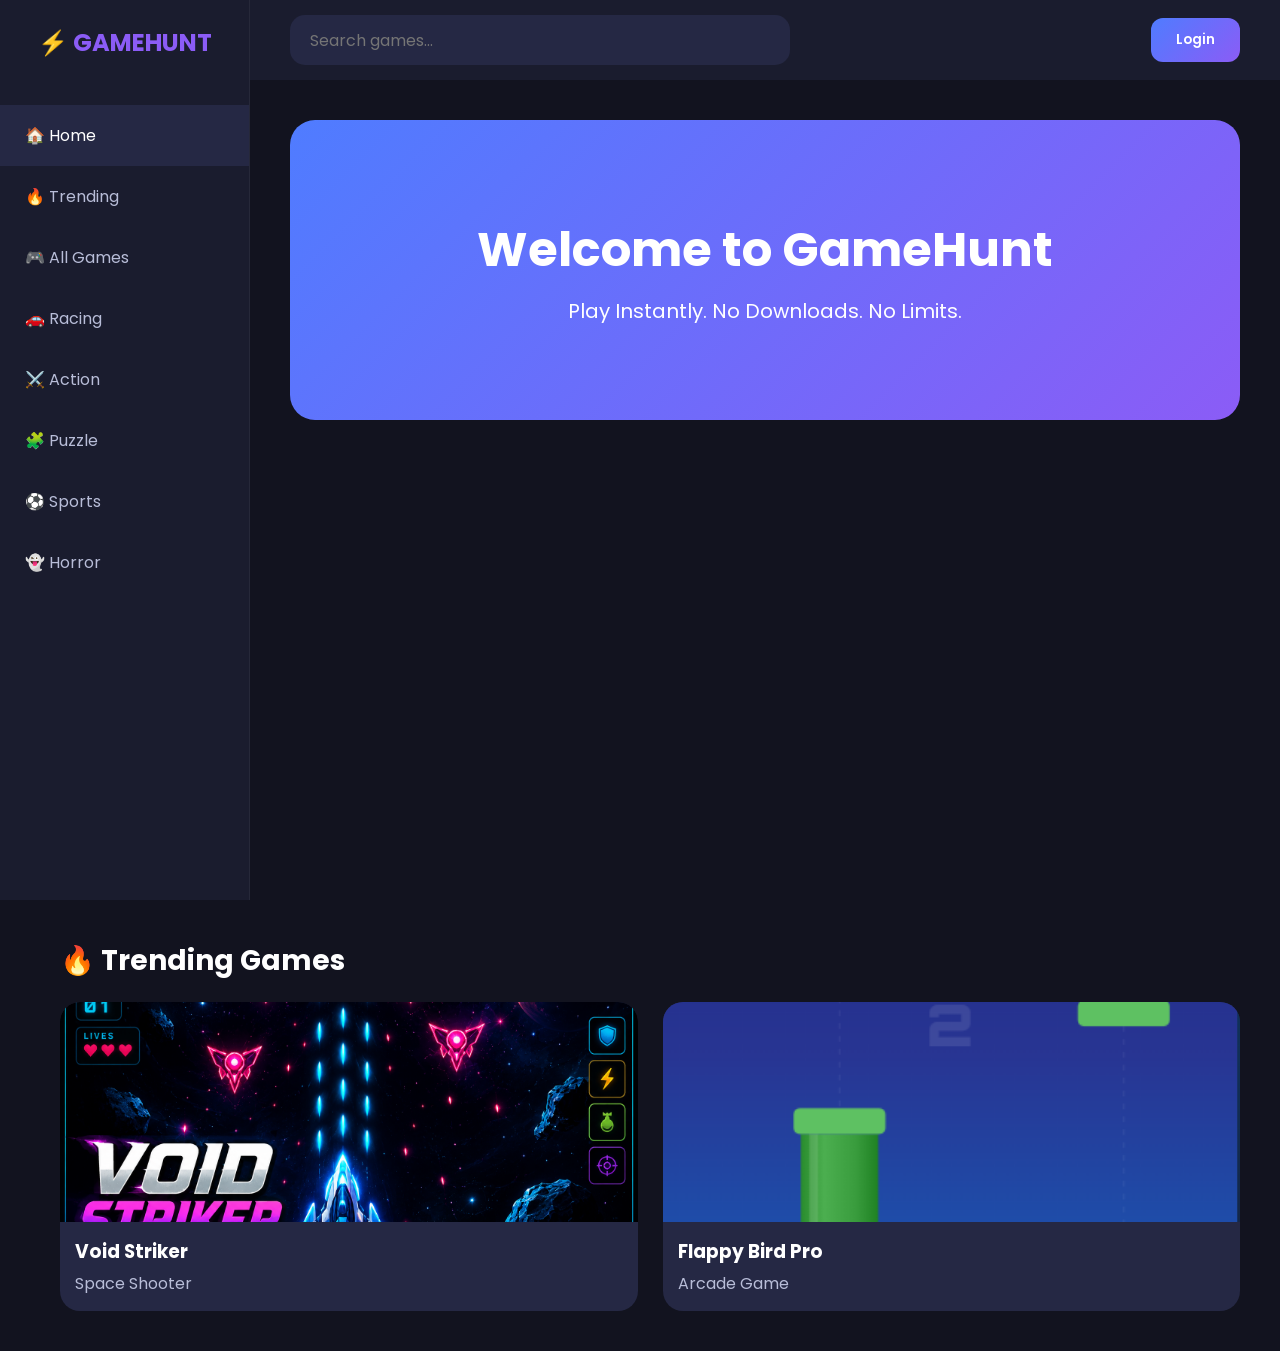
<file: index.html>
<!DOCTYPE html>
<html lang="en">
<head>
    <meta charset="UTF-8">
    <meta name="viewport" content="width=device-width, initial-scale=1.0">
    <title>GameHunt</title>
    <link rel="stylesheet" href="style.css">

    <link href="https://fonts.googleapis.com/css2?family=Poppins:wght@300;400;500;600;700&display=swap" rel="stylesheet">
</head>
<body>

    <!-- Sidebar -->

    <div class="sidebar">

        <div class="logo">
            ⚡ GAMEHUNT
        </div>

        <ul class="menu">

            <li class="active">🏠 Home</li>

            <li>🔥 Trending</li>

            <li>🎮 All Games</li>

            <li>🚗 Racing</li>

            <li>⚔️ Action</li>

            <li>🧩 Puzzle</li>

            <li>⚽ Sports</li>

            <li>👻 Horror</li>

        </ul>

    </div>

    <!-- Main Content -->

    <div class="main-content">

        <!-- Top Navbar -->

        <div class="topbar">

            <div class="search-box">

                <input type="text" placeholder="Search games...">

            </div>

            <button class="login-btn">

                Login

            </button>

        </div>

        <!-- Hero Section Placeholder -->

        <div class="hero-placeholder">

            <h1>Welcome to GameHunt</h1>

            <p>Play Instantly. No Downloads. No Limits.</p>

        </div>

    </div>

<script src="script.js"></script>

</body>
</html>



<section class="trending">
    <h2>🔥 Trending Games</h2>

    <div class="games-grid">

        <div class="game-card"
onclick="openGame('games/void-striker.html')">
            <img src="assets/game-thumbnails/void-striker.png" alt="Void Striker">
            <h3>Void Striker</h3>
            <p>Space Shooter</p>
    </div>

        <div class="game-card"
onclick="openGame('games/flappy-bird-pro.html')">
            <img src="assets/game-thumbnails/flappy-bird.png" alt="Flappy Bird">
            <h3>Flappy Bird Pro</h3>
            <p>Arcade Game</p>
</div>
<div id="game-container" style="display:none;">

    <button id="back-btn" onclick="closeGame()">
        ← Back to GameHunt
    </button>

    <iframe id="game-frame"></iframe>

</div>
    </div>
</section>

<div id="game-container" style="display:none;">

    <button id="back-btn" onclick="closeGame()">
        ← Back to GameHunt
    </button>

    <iframe id="game-frame"></iframe>

</div>
</file>
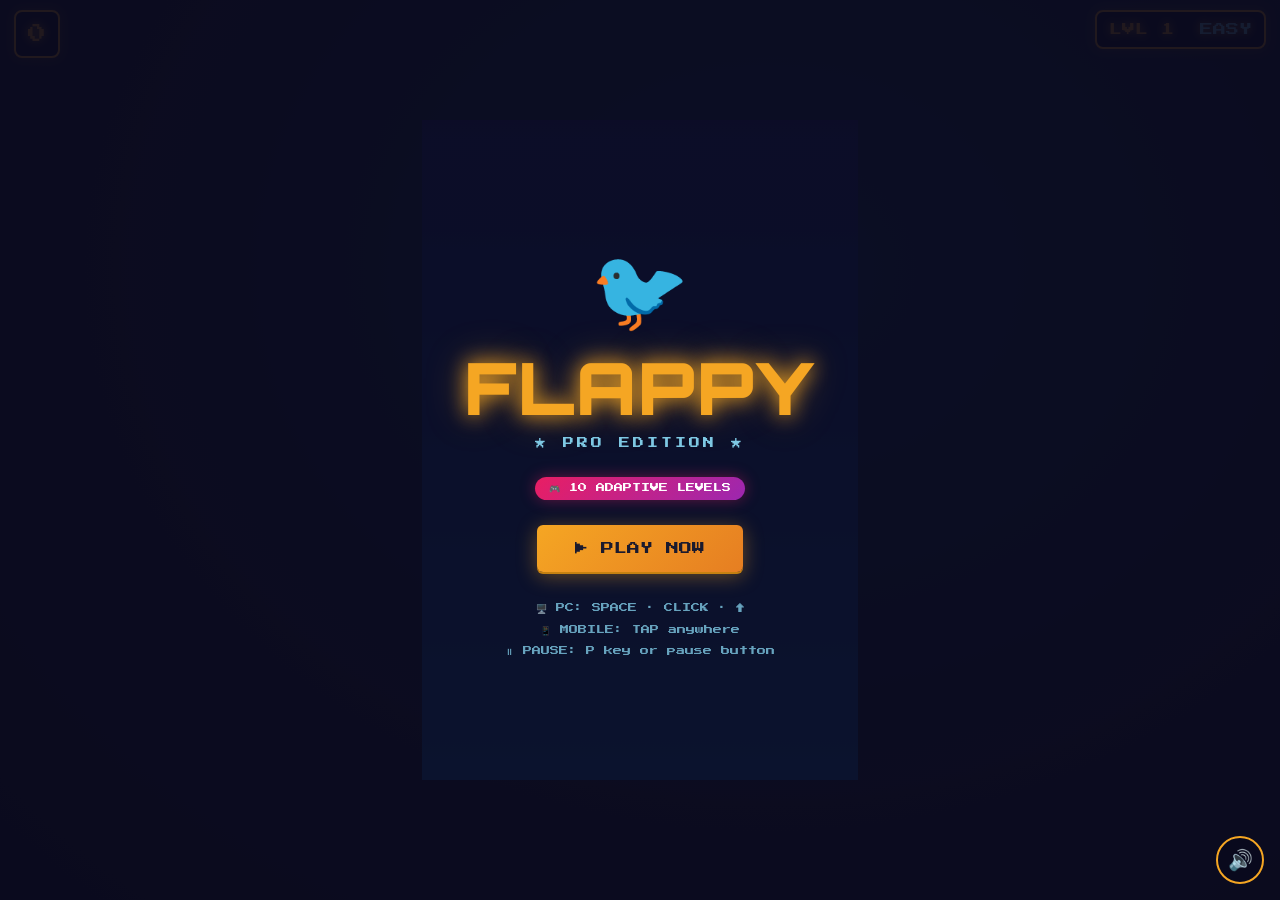
<file: games/flappy-bird-pro.html>
<!DOCTYPE html>
<html lang="en">
<head>
<meta charset="UTF-8">
<meta name="viewport" content="width=device-width, initial-scale=1.0, maximum-scale=1.0, user-scalable=no">
<title>Flappy Bird Pro</title>
<style>
  @import url('https://fonts.googleapis.com/css2?family=Press+Start+2P&family=Orbitron:wght@400;700;900&display=swap');

  *, *::before, *::after { box-sizing: border-box; margin: 0; padding: 0; }

  :root {
    --accent: #f5a623;
    --accent2: #e91e63;
    --ui-bg: rgba(10,10,30,0.92);
  }

  html, body {
    width: 100%; height: 100%;
    overflow: hidden;
    background: #1a1a2e;
    font-family: 'Press Start 2P', monospace;
    touch-action: none;
    user-select: none;
    -webkit-user-select: none;
  }

  #gameWrapper {
    position: fixed;
    top: 0; left: 0;
    width: 100%; height: 100%;
    display: flex;
    align-items: center;
    justify-content: center;
    background: radial-gradient(ellipse at 60% 30%, #0f3460 0%, #1a1a2e 60%, #0d0d1a 100%);
  }

  canvas {
    display: block;
    cursor: pointer;
    /* center in wrapper */
    max-width: 100%;
    max-height: 100%;
  }

  /* HUD */
  #hud {
    position: fixed;
    top: 0; left: 0; right: 0;
    padding: 10px 14px;
    display: flex;
    justify-content: space-between;
    align-items: flex-start;
    pointer-events: none;
    z-index: 10;
  }

  .hud-box {
    background: var(--ui-bg);
    border: 2px solid var(--accent);
    border-radius: 8px;
    padding: 6px 12px;
    color: var(--accent);
    font-size: clamp(8px, 2vw, 13px);
    line-height: 1.8;
    box-shadow: 0 0 12px rgba(245,166,35,0.3);
    text-shadow: 0 0 8px var(--accent);
  }

  /* Screens */
  .screen {
    position: fixed;
    inset: 0;
    display: flex; flex-direction: column;
    align-items: center; justify-content: center;
    z-index: 20;
    background: rgba(10,10,30,0.90);
    padding: 16px;
    text-align: center;
    overflow-y: auto;
  }
  .screen.hidden { display: none; }

  .game-title {
    font-family: 'Orbitron', monospace;
    font-weight: 900;
    font-size: clamp(28px, 9vw, 72px);
    color: var(--accent);
    text-shadow: 0 0 20px var(--accent), 0 0 40px rgba(245,166,35,0.4);
    letter-spacing: 2px;
    margin-bottom: 6px;
    animation: pulse 2s ease-in-out infinite;
  }
  .game-subtitle {
    font-size: clamp(7px, 2vw, 11px);
    color: #7ec8e3;
    margin-bottom: 28px;
    letter-spacing: 3px;
  }

  @keyframes pulse {
    0%,100% { text-shadow: 0 0 20px var(--accent), 0 0 40px rgba(245,166,35,0.3); }
    50%      { text-shadow: 0 0 32px var(--accent), 0 0 60px rgba(245,166,35,0.6); }
  }

  .bird-anim {
    font-size: clamp(44px, 12vw, 80px);
    animation: birdBounce 0.8s ease-in-out infinite;
    margin-bottom: 24px;
    line-height: 1;
  }
  @keyframes birdBounce {
    0%,100% { transform: translateY(0)   rotate(-10deg); }
    50%      { transform: translateY(-14px) rotate(10deg); }
  }

  .btn {
    font-family: 'Press Start 2P', monospace;
    font-size: clamp(9px, 2.4vw, 13px);
    padding: clamp(11px, 2.8vw, 17px) clamp(22px, 5.5vw, 38px);
    border: none; border-radius: 6px;
    cursor: pointer;
    margin: 7px;
    transition: transform 0.1s, box-shadow 0.1s;
    -webkit-tap-highlight-color: transparent;
  }
  .btn:active { transform: scale(0.95); }

  .btn-primary {
    background: linear-gradient(135deg, var(--accent), #e67e22);
    color: #1a1a2e;
    box-shadow: 0 4px 20px rgba(245,166,35,0.4), 0 2px 0 #b7770d;
  }
  .btn-primary:hover { transform: translateY(-2px); box-shadow: 0 6px 28px rgba(245,166,35,0.6), 0 2px 0 #b7770d; }

  .btn-secondary {
    background: transparent;
    color: var(--accent);
    border: 2px solid var(--accent);
  }

  .score-display {
    color: #fff;
    font-size: clamp(16px, 4.5vw, 30px);
    margin: 8px 0;
    text-shadow: 0 0 10px #fff;
  }
  .score-label  { color: #aaa; font-size: clamp(7px, 1.8vw, 10px); margin-bottom: 4px; }
  .score-best   { color: var(--accent); font-size: clamp(10px, 2.8vw, 18px); }

  .level-badge {
    display: inline-block;
    background: linear-gradient(135deg, var(--accent2), #9c27b0);
    color: #fff;
    padding: 6px 14px;
    border-radius: 20px;
    font-size: clamp(7px, 1.8vw, 9px);
    margin-bottom: 18px;
    box-shadow: 0 0 15px rgba(233,30,99,0.4);
  }

  .controls-hint {
    font-size: clamp(6px, 1.4vw, 9px);
    color: #7ec8e3;
    margin-top: 18px;
    line-height: 2.4;
    opacity: 0.8;
  }

  #soundToggle {
    position: fixed;
    bottom: 16px; right: 16px;
    z-index: 30;
    background: var(--ui-bg);
    border: 2px solid var(--accent);
    border-radius: 50%;
    color: var(--accent);
    font-size: 20px;
    width: 48px; height: 48px;
    cursor: pointer;
    display: flex; align-items: center; justify-content: center;
    -webkit-tap-highlight-color: transparent;
    pointer-events: all;
  }

  .medal {
    font-size: clamp(32px, 9vw, 64px);
    margin: 8px;
    animation: medalPop 0.5s cubic-bezier(0.34,1.56,0.64,1);
    line-height: 1;
  }
  @keyframes medalPop {
    0%   { transform: scale(0) rotate(-20deg); }
    100% { transform: scale(1) rotate(0deg); }
  }

  #levelUpMsg {
    position: fixed;
    top: 50%; left: 50%;
    transform: translate(-50%,-50%) scale(0);
    background: linear-gradient(135deg, var(--accent), var(--accent2));
    color: #fff;
    font-family: 'Orbitron', monospace;
    font-size: clamp(13px, 3.5vw, 24px);
    padding: 14px 28px;
    border-radius: 12px;
    z-index: 40;
    text-align: center;
    box-shadow: 0 0 40px rgba(245,166,35,0.6);
    transition: transform 0.3s cubic-bezier(0.34,1.56,0.64,1);
    pointer-events: none;
    white-space: nowrap;
  }
  #levelUpMsg.show { transform: translate(-50%,-50%) scale(1); }

  /* Stars */
  #stars { position: fixed; inset: 0; pointer-events: none; z-index: 0; overflow: hidden; }
  .star {
    position: absolute; background: #fff; border-radius: 50%;
    animation: twinkle var(--dur) ease-in-out infinite;
  }
  @keyframes twinkle {
    0%,100% { opacity: 0.1; }
    50%      { opacity: 0.85; }
  }

  /* Pause icon */
  #pauseBtn {
    position: fixed;
    bottom: 16px; left: 16px;
    z-index: 30;
    background: var(--ui-bg);
    border: 2px solid var(--accent);
    border-radius: 50%;
    color: var(--accent);
    font-size: 18px;
    width: 48px; height: 48px;
    cursor: pointer;
    display: none;
    align-items: center; justify-content: center;
    -webkit-tap-highlight-color: transparent;
    pointer-events: all;
  }
  #pauseBtn.visible { display: flex; }

  #pauseOverlay {
    position: fixed; inset: 0;
    background: rgba(10,10,30,0.85);
    z-index: 25;
    display: none;
    align-items: center; justify-content: center;
    flex-direction: column;
    gap: 16px;
  }
  #pauseOverlay.visible { display: flex; }
  #pauseOverlay .pause-title {
    font-family: 'Orbitron', monospace;
    font-size: clamp(20px, 6vw, 40px);
    color: var(--accent);
    text-shadow: 0 0 20px var(--accent);
  }
</style>
</head>
<body>

<div id="stars"></div>
<button id="soundToggle" title="Toggle Sound">🔊</button>
<button id="pauseBtn" title="Pause">⏸</button>

<div id="pauseOverlay">
  <div class="pause-title">PAUSED</div>
  <button class="btn btn-primary" id="resumeBtn">▶ RESUME</button>
  <button class="btn btn-secondary" id="pauseMenuBtn">⌂ MENU</button>
</div>

<div id="gameWrapper">
  <canvas id="gameCanvas"></canvas>
</div>

<div id="hud">
  <div class="hud-box" id="scorebox" style="font-size:clamp(11px,3vw,18px)">
    <span id="scoreVal">0</span>
  </div>
  <div class="hud-box">
    LVL <span id="levelVal">1</span>&nbsp;
    <span id="levelName" style="color:#7ec8e3">EASY</span>
  </div>
</div>

<!-- Start Screen -->
<div class="screen" id="startScreen">
  <div class="bird-anim">🐦</div>
  <div class="game-title">FLAPPY</div>
  <div class="game-subtitle">★ PRO EDITION ★</div>
  <div class="level-badge">🎮 10 ADAPTIVE LEVELS</div>
  <button class="btn btn-primary" id="startBtn">▶ PLAY NOW</button>
  <div class="controls-hint">
    🖥️ PC: SPACE · CLICK · ↑<br>
    📱 MOBILE: TAP anywhere<br>
    ⏸ PAUSE: P key or pause button
  </div>
</div>

<!-- Game Over Screen -->
<div class="screen hidden" id="gameOverScreen">
  <div id="medalDisplay"></div>
  <div class="game-title" style="font-size:clamp(18px,5.5vw,44px);color:#e91e63;animation:none">GAME OVER</div>
  <div style="margin:16px 0">
    <div class="score-label">SCORE</div>
    <div class="score-display" id="finalScore">0</div>
    <div class="score-label" style="margin-top:10px">BEST</div>
    <div class="score-best" id="bestScoreEl">0</div>
    <div class="score-label" style="margin-top:10px">LEVEL REACHED</div>
    <div class="score-best" id="finalLevel">1 – EASY</div>
  </div>
  <div>
    <button class="btn btn-primary" id="restartBtn">↺ RETRY</button>
    <button class="btn btn-secondary" id="menuBtn">⌂ MENU</button>
  </div>
</div>

<div id="levelUpMsg">⚡ LEVEL UP! ⚡<br><span id="levelUpName" style="font-size:0.7em"></span></div>

<script>
'use strict';
// ═══════════════════════════════════════════════
//  STARS
// ═══════════════════════════════════════════════
const starsEl = document.getElementById('stars');
for (let i = 0; i < 80; i++) {
  const s = document.createElement('div');
  s.className = 'star';
  const sz = Math.random() * 2.5 + 0.8;
  s.style.cssText = `width:${sz}px;height:${sz}px;left:${Math.random()*100}%;top:${Math.random()*100}%;--dur:${(Math.random()*2.5+1).toFixed(1)}s;animation-delay:${(Math.random()*3).toFixed(1)}s`;
  starsEl.appendChild(s);
}

// ═══════════════════════════════════════════════
//  AUDIO
// ═══════════════════════════════════════════════
let audioCtx = null;
let soundOn = true;

function getAudioCtx() {
  if (!audioCtx) {
    try { audioCtx = new (window.AudioContext || window.webkitAudioContext)(); } catch(e){}
  }
  return audioCtx;
}

function playTone(freq, type, dur, vol = 0.28) {
  if (!soundOn) return;
  try {
    const ctx = getAudioCtx();
    if (!ctx) return;
    if (ctx.state === 'suspended') ctx.resume();
    const osc  = ctx.createOscillator();
    const gain = ctx.createGain();
    osc.connect(gain);
    gain.connect(ctx.destination);
    osc.type = type;
    osc.frequency.setValueAtTime(freq, ctx.currentTime);
    gain.gain.setValueAtTime(vol, ctx.currentTime);
    gain.gain.exponentialRampToValueAtTime(0.0001, ctx.currentTime + dur);
    osc.start(ctx.currentTime);
    osc.stop(ctx.currentTime + dur);
  } catch(e) {}
}

const SFX = {
  flap()   { playTone(480,'sine',0.10,0.22); setTimeout(()=>playTone(560,'sine',0.07,0.12),35); },
  score()  { [523,659,784,1047].forEach((f,i)=>setTimeout(()=>playTone(f,'triangle',0.14,0.28),i*55)); },
  die()    { [380,270,180,90].forEach((f,i)=>setTimeout(()=>playTone(f,'sawtooth',0.18,0.38),i*75)); },
  levelUp(){ [523,659,784,1047,1319].forEach((f,i)=>setTimeout(()=>playTone(f,'square',0.11,0.30),i*65)); },
  start()  { [261,329,392,523].forEach((f,i)=>setTimeout(()=>playTone(f,'triangle',0.14,0.30),i*75)); },
};

document.getElementById('soundToggle').addEventListener('click', () => {
  soundOn = !soundOn;
  document.getElementById('soundToggle').textContent = soundOn ? '🔊' : '🔇';
  // Unlock AudioContext on first interaction
  getAudioCtx();
});

// ═══════════════════════════════════════════════
//  CANVAS + SIZING
// ═══════════════════════════════════════════════
const canvas = document.getElementById('gameCanvas');
const ctx    = canvas.getContext('2d');

let W, H, SCALE;
const BASE_W = 400, BASE_H = 600;

function resize() {
  const vw = window.innerWidth, vh = window.innerHeight;
  const isMobile = vw <= 600;
  let cw, ch;
  if (isMobile) {
    // Portrait: fill width, cap height
    cw = Math.min(vw, 420);
    ch = Math.min(vh, Math.round(cw * 1.72));
    if (ch > vh) { ch = vh; cw = Math.round(ch / 1.72); }
  } else {
    // Desktop: tall narrow panel centred
    ch = Math.min(vh * 0.96, 660);
    cw = Math.min(vw * 0.48, Math.round(ch * 0.66));
    cw = Math.max(cw, 300);
    ch = Math.min(ch, Math.round(cw * 1.72));
  }
  canvas.width  = Math.floor(cw);
  canvas.height = Math.floor(ch);
  W     = canvas.width;
  H     = canvas.height;
  SCALE = W / BASE_W;
}
resize();
window.addEventListener('resize', () => {
  resize();
  if (!gameActive) drawIdleBg();
});

// ═══════════════════════════════════════════════
//  LEVELS
// ═══════════════════════════════════════════════
const LEVELS = [
  { name:'EASY',    minScore:0,   speed:2.0, gap:185, spawnEvery:100 },
  { name:'EASY+',   minScore:5,   speed:2.4, gap:168, spawnEvery:95  },
  { name:'MEDIUM',  minScore:12,  speed:2.8, gap:152, spawnEvery:90  },
  { name:'MEDIUM+', minScore:22,  speed:3.2, gap:138, spawnEvery:84  },
  { name:'HARD',    minScore:34,  speed:3.7, gap:124, spawnEvery:78  },
  { name:'HARD+',   minScore:48,  speed:4.2, gap:114, spawnEvery:73  },
  { name:'EXPERT',  minScore:64,  speed:4.8, gap:106, spawnEvery:68  },
  { name:'EXPERT+', minScore:82,  speed:5.4, gap:98,  spawnEvery:63  },
  { name:'INSANE',  minScore:102, speed:6.0, gap:92,  spawnEvery:58  },
  { name:'LEGEND',  minScore:125, speed:6.8, gap:86,  spawnEvery:54  },
];

function getLevel(sc)    { let l=LEVELS[0]; for(const x of LEVELS) if(sc>=x.minScore) l=x; return l; }
function getLevelIdx(sc) { let i=0; for(let j=0;j<LEVELS.length;j++) if(sc>=LEVELS[j].minScore) i=j; return i; }

const PIPE_COLORS = ['#4caf50','#8bc34a','#ffeb3b','#ff9800','#f44336','#e91e63','#9c27b0','#673ab7','#3f51b5','#b71c1c'];

// ═══════════════════════════════════════════════
//  GAME STATE
// ═══════════════════════════════════════════════
let bird, pipes, particles;
let score, bestScore = 0;
let gameActive = false, gameOver = false, paused = false;
let frameCount;
let currentLvlIdx = 0;
let groundScroll = 0, bgScroll = 0;
let nextPipeFrame = 0;

// Physics constants (will be recalculated on resize)
const GRAVITY_BASE = 0.40;
const JUMP_BASE    = -8.0;

function getGravity() { return GRAVITY_BASE * (H / BASE_H); }
function getJump()    { return JUMP_BASE    * (H / BASE_H); }

function initGame() {
  const sz = 28 * SCALE;
  bird = { x: W * 0.22, y: H * 0.44, vy: 0, size: sz, rotation: 0,
           alive: true, wingUp: true, flapTimer: 0 };
  pipes       = [];
  particles   = [];
  score       = 0;
  frameCount  = 0;
  nextPipeFrame = 60; // first pipe slightly delayed
  currentLvlIdx = 0;
  gameActive  = true;
  gameOver    = false;
  paused      = false;
  groundScroll = 0;
  bgScroll     = 0;
  updateHUD();
  document.getElementById('pauseBtn').classList.add('visible');
}

function updateHUD() {
  document.getElementById('scoreVal').textContent  = score;
  document.getElementById('levelVal').textContent  = currentLvlIdx + 1;
  document.getElementById('levelName').textContent = LEVELS[currentLvlIdx].name;
}

// ═══════════════════════════════════════════════
//  DRAWING HELPERS
// ═══════════════════════════════════════════════
function shadeHex(hex, amt) {
  const n = parseInt(hex.slice(1),16);
  const r = Math.min(255,Math.max(0,(n>>16)+amt));
  const g = Math.min(255,Math.max(0,((n>>8)&0xff)+amt));
  const b = Math.min(255,Math.max(0,(n&0xff)+amt));
  return '#'+[r,g,b].map(v=>v.toString(16).padStart(2,'0')).join('');
}

function roundRect(x, y, w, h, r) {
  ctx.beginPath();
  ctx.moveTo(x+r,y);
  ctx.lineTo(x+w-r,y); ctx.quadraticCurveTo(x+w,y,x+w,y+r);
  ctx.lineTo(x+w,y+h-r); ctx.quadraticCurveTo(x+w,y+h,x+w-r,y+h);
  ctx.lineTo(x+r,y+h); ctx.quadraticCurveTo(x,y+h,x,y+h-r);
  ctx.lineTo(x,y+r); ctx.quadraticCurveTo(x,y,x+r,y);
  ctx.closePath();
}

// ═══════════════════════════════════════════════
//  DRAW: BACKGROUND
// ═══════════════════════════════════════════════
const SKY_PALETTES = [
  ['#1a237e','#283593','#1565c0'],
  ['#1b5e20','#1565c0','#283593'],
  ['#4a148c','#6a1b9a','#1a237e'],
  ['#b71c1c','#4a148c','#1a237e'],
  ['#0d0d0d','#1a0a2e','#0a1628'],
  ['#1a0000','#0d0d0d','#1a1a2e'],
  ['#0a0a0a','#0d1b2a','#0a0a20'],
  ['#000000','#0d0d0d','#1a0a2e'],
  ['#0d0000','#000000','#0d0d0d'],
  ['#000000','#000000','#0a0000'],
];

function drawBackground() {
  const pal = SKY_PALETTES[Math.min(currentLvlIdx, SKY_PALETTES.length-1)];
  const grd = ctx.createLinearGradient(0, 0, 0, H * 0.78);
  grd.addColorStop(0,   pal[0]);
  grd.addColorStop(0.5, pal[1]);
  grd.addColorStop(1,   pal[2]);
  ctx.fillStyle = grd;
  ctx.fillRect(0, 0, W, H * 0.78);

  // Scrolling cloud puffs (easy levels only)
  bgScroll = (bgScroll + 0.28) % W;
  if (currentLvlIdx < 4) {
    ctx.fillStyle = 'rgba(255,255,255,0.055)';
    for (let i = 0; i < 3; i++) {
      const cx = ((i * 190 + W - bgScroll * 0.38) % (W + 80)) - 40;
      const cy = H * (0.08 + i * 0.09);
      const r  = 44 * SCALE * 0.7;
      ctx.beginPath();
      ctx.arc(cx,       cy,       r,      0, Math.PI*2);
      ctx.arc(cx+r*0.8, cy-r*0.3, r*0.65, 0, Math.PI*2);
      ctx.arc(cx+r*1.5, cy,       r*0.55, 0, Math.PI*2);
      ctx.fill();
    }
  }
}

// ═══════════════════════════════════════════════
//  DRAW: GROUND
// ═══════════════════════════════════════════════
const GROUND_Y_RATIO = 0.78;
function groundY() { return H * GROUND_Y_RATIO; }

function drawGround() {
  const gy = groundY();
  const gg = ctx.createLinearGradient(0, gy, 0, H);
  gg.addColorStop(0,   '#2e7d32');
  gg.addColorStop(0.1, '#1b5e20');
  gg.addColorStop(0.3, '#795548');
  gg.addColorStop(1,   '#4e342e');
  ctx.fillStyle = gg;
  ctx.fillRect(0, gy, W, H - gy);

  // Scrolling grass blades
  const lvSpeed = getLevel(score).speed * SCALE;
  groundScroll = (groundScroll + lvSpeed) % (22 * SCALE);
  ctx.fillStyle = '#43a047';
  for (let gx = -22*SCALE + groundScroll; gx < W + 22; gx += 22*SCALE) {
    ctx.beginPath();
    ctx.moveTo(gx,             gy);
    ctx.lineTo(gx + 9*SCALE,   gy);
    ctx.lineTo(gx + 4.5*SCALE, gy - 11*SCALE);
    ctx.closePath();
    ctx.fill();
  }
  // top line
  ctx.fillStyle = '#1b5e20';
  ctx.fillRect(0, gy, W, 3*SCALE);
}

// ═══════════════════════════════════════════════
//  DRAW: PIPES
// ═══════════════════════════════════════════════
function spawnPipe() {
  const lvl   = getLevel(score);
  const gapPx = lvl.gap * SCALE;
  const minTop = H * 0.13;
  const maxTop = groundY() - gapPx - H * 0.05;
  const topH   = minTop + Math.random() * (maxTop - minTop);
  const pw     = 54 * SCALE;
  pipes.push({
    x: W + pw + 4,
    topH,
    botY: topH + gapPx,
    w:    pw,
    scored: false,
    color: PIPE_COLORS[Math.min(currentLvlIdx, PIPE_COLORS.length-1)],
  });
}

function drawPipe(p) {
  const col   = p.color;
  const capH  = 18 * SCALE;
  const capW  = p.w + 10 * SCALE;
  const capX  = p.x - 5 * SCALE;
  const r     = 5 * SCALE;

  function pipeGrad(x, w) {
    const g = ctx.createLinearGradient(x, 0, x+w, 0);
    g.addColorStop(0,   shadeHex(col,-35));
    g.addColorStop(0.3, col);
    g.addColorStop(0.7, shadeHex(col,-18));
    g.addColorStop(1,   shadeHex(col,-45));
    return g;
  }

  // ── TOP pipe ──
  ctx.fillStyle = pipeGrad(p.x, p.w);
  ctx.fillRect(p.x, 0, p.w, p.topH - capH);
  // cap
  ctx.fillStyle = shadeHex(col, 18);
  roundRect(capX, p.topH - capH, capW, capH, r);
  ctx.fill();
  // highlight
  ctx.fillStyle = 'rgba(255,255,255,0.13)';
  ctx.fillRect(p.x + 6*SCALE, 0, 6*SCALE, p.topH - capH);

  // ── BOTTOM pipe ──
  ctx.fillStyle = pipeGrad(p.x, p.w);
  ctx.fillRect(p.x, p.botY + capH, p.w, groundY() - p.botY - capH);
  // cap
  ctx.fillStyle = shadeHex(col, 18);
  roundRect(capX, p.botY, capW, capH, r);
  ctx.fill();
  // highlight
  ctx.fillStyle = 'rgba(255,255,255,0.13)';
  ctx.fillRect(p.x + 6*SCALE, p.botY + capH, 6*SCALE, groundY() - p.botY - capH);

  // Gap guide line
  ctx.save();
  ctx.strokeStyle = 'rgba(255,255,255,0.07)';
  ctx.lineWidth = 1;
  ctx.setLineDash([4,5]);
  ctx.beginPath();
  ctx.moveTo(p.x + p.w/2, p.topH);
  ctx.lineTo(p.x + p.w/2, p.botY);
  ctx.stroke();
  ctx.setLineDash([]);
  ctx.restore();
}

// ═══════════════════════════════════════════════
//  DRAW: BIRD
// ═══════════════════════════════════════════════
function drawBird() {
  const b = bird;
  ctx.save();
  ctx.translate(b.x + b.size/2, b.y + b.size/2);
  ctx.rotate(b.rotation);

  // Shadow
  ctx.save();
  ctx.globalAlpha = 0.18;
  ctx.fillStyle = '#000';
  ctx.beginPath();
  ctx.ellipse(2*SCALE, b.size*0.55, b.size*0.42, b.size*0.14, 0, 0, Math.PI*2);
  ctx.fill();
  ctx.restore();

  // Wing
  const wingOff = b.wingUp ? -b.size*0.28 : b.size*0.08;
  ctx.fillStyle = '#f9a825';
  ctx.beginPath();
  ctx.ellipse(-b.size*0.08, wingOff, b.size*0.33, b.size*0.18, -0.5, 0, Math.PI*2);
  ctx.fill();

  // Body
  ctx.fillStyle = '#fdd835';
  ctx.beginPath();
  ctx.ellipse(0, 0, b.size/2, b.size/2.1, 0, 0, Math.PI*2);
  ctx.fill();

  // Belly
  ctx.fillStyle = '#fff9c4';
  ctx.beginPath();
  ctx.ellipse(b.size*0.08, b.size*0.1, b.size*0.28, b.size*0.2, 0.3, 0, Math.PI*2);
  ctx.fill();

  // Eye white
  ctx.fillStyle = '#fff';
  ctx.beginPath();
  ctx.arc(b.size*0.2, -b.size*0.06, b.size*0.17, 0, Math.PI*2);
  ctx.fill();
  // Pupil
  ctx.fillStyle = '#1a237e';
  ctx.beginPath();
  ctx.arc(b.size*0.24, -b.size*0.06, b.size*0.095, 0, Math.PI*2);
  ctx.fill();
  // Shine
  ctx.fillStyle = '#fff';
  ctx.beginPath();
  ctx.arc(b.size*0.27, -b.size*0.1, b.size*0.036, 0, Math.PI*2);
  ctx.fill();

  // Beak
  ctx.fillStyle = '#e65100';
  ctx.beginPath();
  ctx.moveTo(b.size*0.36,  0.02*b.size);
  ctx.lineTo(b.size*0.64, -0.04*b.size);
  ctx.lineTo(b.size*0.36,  0.15*b.size);
  ctx.closePath();
  ctx.fill();

  // Cheek blush
  ctx.fillStyle = 'rgba(255,100,100,0.3)';
  ctx.beginPath();
  ctx.ellipse(b.size*0.17, b.size*0.13, b.size*0.11, b.size*0.065, 0, 0, Math.PI*2);
  ctx.fill();

  ctx.restore();

  // Death flash ring
  if (!b.alive) {
    ctx.save();
    ctx.globalAlpha = 0.25;
    ctx.fillStyle = '#f44336';
    ctx.beginPath();
    ctx.arc(b.x + b.size/2, b.y + b.size/2, b.size * 1.3, 0, Math.PI*2);
    ctx.fill();
    ctx.restore();
  }
}

// ═══════════════════════════════════════════════
//  PARTICLES
// ═══════════════════════════════════════════════
function spawnScoreParticles() {
  const colors = ['#fdd835','#f5a623','#ffffff','#7ec8e3','#e91e63'];
  for (let i = 0; i < 10; i++) {
    particles.push({
      x: bird.x + bird.size/2,
      y: bird.y + bird.size/2,
      vx: (Math.random()-0.5)*5,
      vy: (Math.random()-0.5)*5 - 2,
      life: 1,
      decay: 0.025 + Math.random()*0.015,
      color: colors[Math.floor(Math.random()*colors.length)],
      size:  Math.random()*5+2.5,
    });
  }
}

function updateParticles() {
  particles = particles.filter(p => p.life > 0);
  for (const p of particles) {
    p.x   += p.vx;
    p.y   += p.vy;
    p.vy  += 0.18;
    p.life -= p.decay;
    ctx.save();
    ctx.globalAlpha = Math.max(0, p.life);
    ctx.fillStyle   = p.color;
    ctx.beginPath();
    ctx.arc(p.x, p.y, Math.max(0.5, p.size * p.life), 0, Math.PI*2);
    ctx.fill();
    ctx.restore();
  }
}

// ═══════════════════════════════════════════════
//  BIG SCORE ON CANVAS
// ═══════════════════════════════════════════════
function drawCanvasScore() {
  if (score < 1) return;
  ctx.save();
  ctx.globalAlpha = 0.10;
  ctx.font = `900 ${Math.floor(40*SCALE)}px 'Orbitron',sans-serif`;
  ctx.textAlign    = 'center';
  ctx.textBaseline = 'middle';
  ctx.fillStyle    = '#ffffff';
  ctx.fillText(score, W/2, H * 0.36);
  ctx.restore();
}

// ═══════════════════════════════════════════════
//  GAME LOOP
// ═══════════════════════════════════════════════
let animId = null;

function gameLoop() {
  ctx.clearRect(0, 0, W, H);
  drawBackground();

  if (!gameOver && !paused) {
    const lvl = getLevel(score);
    const spd = lvl.speed * SCALE;

    // Spawn pipe
    if (frameCount >= nextPipeFrame) {
      spawnPipe();
      nextPipeFrame = frameCount + Math.max(Math.round(lvl.spawnEvery * (BASE_H / H) / SCALE), 40);
    }

    // Move & cull pipes
    for (const p of pipes) p.x -= spd;
    pipes = pipes.filter(p => p.x + p.w > -10);

    // Score
    for (const p of pipes) {
      if (!p.scored && p.x + p.w < bird.x) {
        p.scored = true;
        score++;
        SFX.score();
        spawnScoreParticles();
        updateHUD();

        const newIdx = getLevelIdx(score);
        if (newIdx > currentLvlIdx) {
          currentLvlIdx = newIdx;
          SFX.levelUp();
          showLevelUp(LEVELS[currentLvlIdx].name);
          updateHUD();
        }
      }
    }

    // Bird physics
    bird.vy += getGravity();
    bird.y  += bird.vy;
    bird.rotation = Math.min(Math.max(bird.vy * 0.055, -0.52), 1.25);

    // Wing animation
    bird.flapTimer++;
    if (bird.flapTimer % 7 === 0) bird.wingUp = !bird.wingUp;

    // Collision: floor / ceiling
    if (bird.y + bird.size >= groundY() || bird.y < -bird.size * 0.5) {
      triggerDeath();
    }

    // Collision: pipes (shrink hitbox by 20% for fairness)
    const shrink = bird.size * 0.20;
    for (const p of pipes) {
      if (
        bird.x + bird.size - shrink > p.x + shrink*0.5 &&
        bird.x + shrink < p.x + p.w - shrink*0.5 &&
        (bird.y + shrink < p.topH || bird.y + bird.size - shrink > p.botY)
      ) {
        triggerDeath();
        break;
      }
    }

    frameCount++;
  }

  // Render
  for (const p of pipes) drawPipe(p);
  drawGround();
  drawCanvasScore();
  updateParticles();
  drawBird();

  if (gameActive) animId = requestAnimationFrame(gameLoop);
}

// ═══════════════════════════════════════════════
//  DEATH + GAME OVER
// ═══════════════════════════════════════════════
function triggerDeath() {
  if (!bird.alive) return;
  bird.alive = false;
  gameOver   = true;
  SFX.die();
  // Let bird fall a bit before showing screen
  setTimeout(showGameOver, 900);
}

function showGameOver() {
  gameActive = false;
  document.getElementById('pauseBtn').classList.remove('visible');
  if (score > bestScore) bestScore = score;

  document.getElementById('finalScore').textContent  = score;
  document.getElementById('bestScoreEl').textContent = bestScore;
  document.getElementById('finalLevel').textContent  = `${currentLvlIdx+1} – ${LEVELS[currentLvlIdx].name}`;

  const medal = score >= 125 ? '🏆' : score >= 64 ? '🥇' : score >= 22 ? '🥈' : score >= 5 ? '🥉' : '💀';
  document.getElementById('medalDisplay').innerHTML = `<div class="medal">${medal}</div>`;
  document.getElementById('gameOverScreen').classList.remove('hidden');
}

function showLevelUp(name) {
  const el = document.getElementById('levelUpMsg');
  document.getElementById('levelUpName').textContent = name;
  el.classList.add('show');
  setTimeout(() => el.classList.remove('show'), 1800);
}

// ═══════════════════════════════════════════════
//  START / RESTART
// ═══════════════════════════════════════════════
function startGame() {
  // Unlock audio on first interaction
  getAudioCtx();

  document.getElementById('startScreen').classList.add('hidden');
  document.getElementById('gameOverScreen').classList.add('hidden');
  document.getElementById('pauseOverlay').classList.remove('visible');

  if (animId) { cancelAnimationFrame(animId); animId = null; }

  resize();
  initGame();
  SFX.start();
  animId = requestAnimationFrame(gameLoop);
}

function drawIdleBg() {
  ctx.clearRect(0, 0, W, H);
  const grd = ctx.createLinearGradient(0, 0, 0, H);
  grd.addColorStop(0, '#1a237e');
  grd.addColorStop(1, '#1565c0');
  ctx.fillStyle = grd;
  ctx.fillRect(0, 0, W, H);
}
drawIdleBg();

// ═══════════════════════════════════════════════
//  JUMP
// ═══════════════════════════════════════════════
function jump() {
  if (!gameActive || gameOver || paused) return;
  bird.vy       = getJump();
  bird.wingUp   = true;
  bird.flapTimer = 0;
  SFX.flap();
  // Unlock audio context on first tap (mobile)
  const ac = getAudioCtx();
  if (ac && ac.state === 'suspended') ac.resume();
}

// ═══════════════════════════════════════════════
//  PAUSE
// ═══════════════════════════════════════════════
function togglePause() {
  if (!gameActive || gameOver) return;
  paused = !paused;
  document.getElementById('pauseOverlay').classList.toggle('visible', paused);
  document.getElementById('pauseBtn').textContent = paused ? '▶' : '⏸';
}

document.getElementById('pauseBtn').addEventListener('click', togglePause);
document.getElementById('resumeBtn').addEventListener('click', () => {
  paused = false;
  document.getElementById('pauseOverlay').classList.remove('visible');
  document.getElementById('pauseBtn').textContent = '⏸';
});
document.getElementById('pauseMenuBtn').addEventListener('click', () => {
  gameActive = false;
  paused     = false;
  if (animId) { cancelAnimationFrame(animId); animId = null; }
  document.getElementById('pauseOverlay').classList.remove('visible');
  document.getElementById('pauseBtn').classList.remove('visible');
  document.getElementById('gameOverScreen').classList.add('hidden');
  document.getElementById('startScreen').classList.remove('hidden');
  drawIdleBg();
});

// ═══════════════════════════════════════════════
//  INPUT — KEYBOARD
// ═══════════════════════════════════════════════
document.addEventListener('keydown', e => {
  if ([' ','ArrowUp','w','W'].includes(e.key)) {
    e.preventDefault();
    jump();
  }
  if (e.key === 'p' || e.key === 'P' || e.key === 'Escape') {
    togglePause();
  }
});

// ═══════════════════════════════════════════════
//  INPUT — MOUSE
// ═══════════════════════════════════════════════
canvas.addEventListener('mousedown', e => { e.preventDefault(); jump(); });

// Clicks on non-canvas areas (e.g. wide desktop background)
document.getElementById('gameWrapper').addEventListener('mousedown', e => {
  if (e.target !== canvas) jump();
});

// ═══════════════════════════════════════════════
//  INPUT — TOUCH  (single reliable listener)
// ═══════════════════════════════════════════════
let lastTouchTime = 0;
document.addEventListener('touchstart', e => {
  // Don't intercept button taps
  const tag = e.target.tagName;
  if (tag === 'BUTTON') return;
  e.preventDefault();
  const now = Date.now();
  if (now - lastTouchTime < 80) return; // debounce
  lastTouchTime = now;
  jump();
}, { passive: false });

// ═══════════════════════════════════════════════
//  BUTTONS
// ═══════════════════════════════════════════════
document.getElementById('startBtn').addEventListener('click',   startGame);
document.getElementById('restartBtn').addEventListener('click', startGame);
document.getElementById('menuBtn').addEventListener('click', () => {
  gameActive = false;
  if (animId) { cancelAnimationFrame(animId); animId = null; }
  document.getElementById('pauseBtn').classList.remove('visible');
  document.getElementById('gameOverScreen').classList.add('hidden');
  document.getElementById('startScreen').classList.remove('hidden');
  drawIdleBg();
});
</script>
</body>
</html>





<button class="back-btn" onclick="window.location.href='../index.html'">
🏠 Back to GameHunt
</button>
</file>
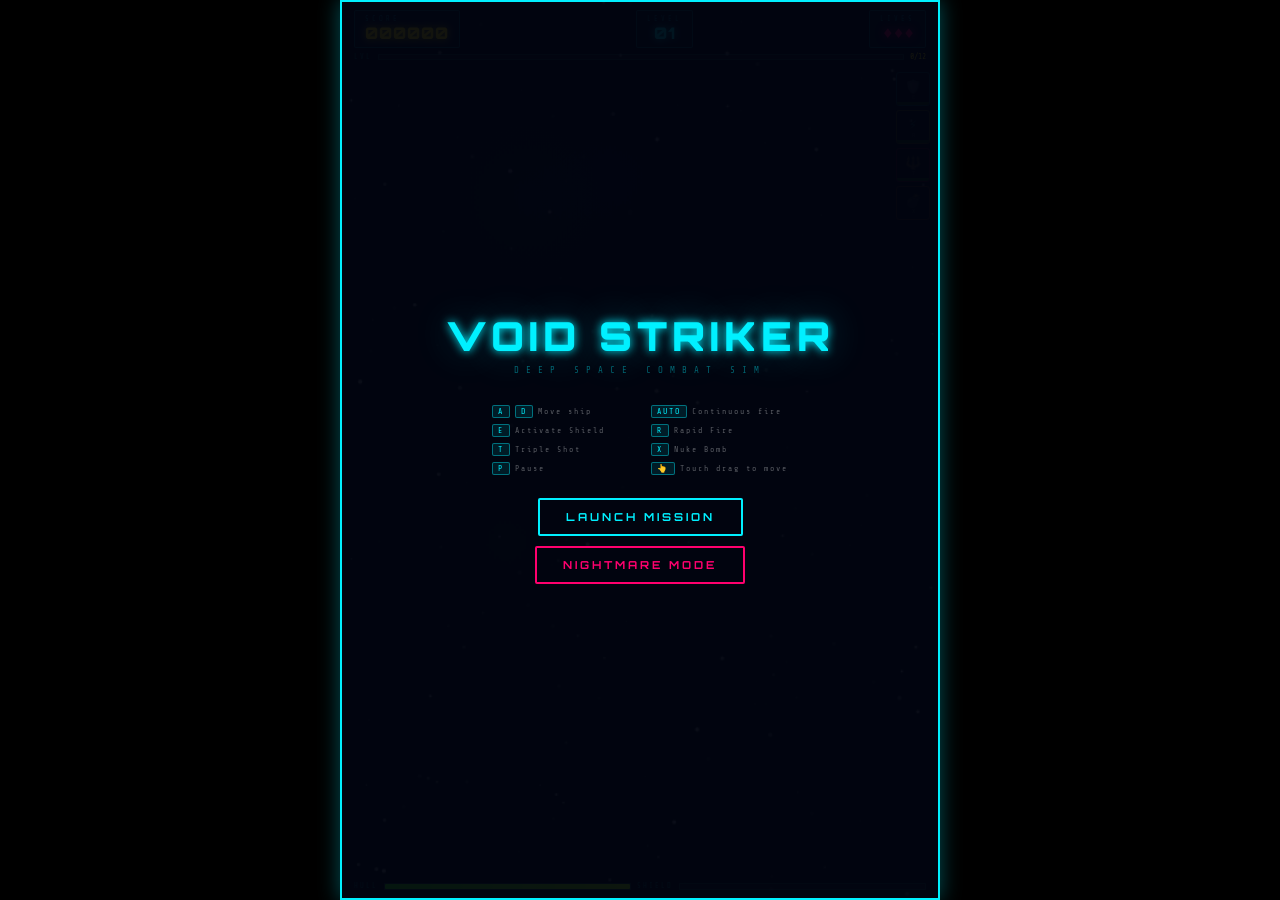
<file: games/void-striker.html>
<!DOCTYPE html>
<html lang="en">
<head>
<meta charset="UTF-8">
<meta name="viewport" content="width=device-width, initial-scale=1.0, maximum-scale=1.0, user-scalable=no">
<title>VOID STRIKER</title>
<style>
@import url('https://fonts.googleapis.com/css2?family=Orbitron:wght@400;700;900&family=Share+Tech+Mono&display=swap');
*{margin:0;padding:0;box-sizing:border-box;-webkit-tap-highlight-color:transparent;}
html,body{
  width:100%;height:100%;overflow:hidden;background:#000;
  font-family:'Orbitron',monospace;color:#00f0ff;user-select:none;touch-action:none;
}
body{display:flex;align-items:center;justify-content:center;}
#wrap{
  position:relative;overflow:hidden;background:#020510;
  border:2px solid #00f0ff;
  box-shadow:0 0 20px #00f0ff55,inset 0 0 40px rgba(0,240,255,.03);
}
canvas{display:block;image-rendering:auto;}

/* ── HUD ── */
#hud{position:absolute;top:0;left:0;right:0;display:flex;justify-content:space-between;
     padding:8px 12px;pointer-events:none;z-index:10;}
.hpanel{background:rgba(0,10,30,.88);border:1px solid rgba(0,240,255,.3);padding:4px 10px;border-radius:2px;}
.hlabel{font-size:7px;letter-spacing:3px;color:rgba(0,240,255,.5);font-family:'Share Tech Mono',monospace;}
.hval{font-size:16px;font-weight:900;letter-spacing:1px;}
#sv{color:#ffe600;text-shadow:0 0 10px #ffe600;}
#lv{color:#00f0ff;text-shadow:0 0 8px #00f0ff;}
#liv{color:#ff006e;text-shadow:0 0 8px #ff006e;}

/* kill progress */
#kpw{position:absolute;top:50px;left:12px;right:12px;display:flex;align-items:center;
     gap:6px;pointer-events:none;z-index:10;}
.barlabel{font-size:7px;letter-spacing:2px;color:rgba(0,240,255,.4);
          font-family:'Share Tech Mono',monospace;white-space:nowrap;}
.barout{flex:1;height:6px;background:rgba(255,255,255,.05);
        border:1px solid rgba(0,240,255,.15);border-radius:1px;overflow:hidden;}
#kpb{height:100%;width:0%;background:linear-gradient(90deg,#00f0ff,#39ff14);transition:width .25s;}
#kct{font-size:8px;color:#ffe600;font-family:'Share Tech Mono',monospace;white-space:nowrap;}

/* boss bar */
#bossbw{position:absolute;top:50px;left:12px;right:12px;display:none;
        align-items:center;gap:6px;pointer-events:none;z-index:11;}
#bossbw.on{display:flex;}
#bossb{flex:1;height:10px;background:linear-gradient(90deg,#ff006e,#ff6600);
       box-shadow:0 0 10px #ff006e;transition:width .15s;border-radius:1px;}

/* health bars bottom */
#hbw{position:absolute;bottom:8px;left:12px;right:12px;display:flex;
     align-items:center;gap:6px;pointer-events:none;z-index:10;}
#hb{height:100%;width:100%;background:linear-gradient(90deg,#39ff14,#aaff00);
    box-shadow:0 0 6px #39ff14;transition:width .15s,background .3s;border-radius:1px;}
#shb{height:100%;width:0%;background:linear-gradient(90deg,#00f0ff,#0090ff);
     box-shadow:0 0 6px #00f0ff;transition:width .15s;border-radius:1px;}

/* powerup row */
#pur{position:absolute;top:70px;right:8px;display:flex;flex-direction:column;
     gap:4px;z-index:10;pointer-events:none;}
.pi{width:34px;height:34px;border:1px solid;border-radius:3px;display:flex;
    align-items:center;justify-content:center;font-size:13px;opacity:.2;
    transition:opacity .3s;position:relative;flex-direction:column;}
.pi.on{opacity:1;}.pikey{font-size:6px;font-family:'Share Tech Mono',monospace;color:rgba(255,255,255,.5);}
.pi.sh{border-color:#00f0ff;}.pi.rf{border-color:#ffe600;}.pi.ts{border-color:#ff006e;}.pi.bm{border-color:#ff6600;}
.ptimer{position:absolute;bottom:0;left:0;right:0;height:3px;background:#39ff14;
        border-radius:0 0 2px 2px;transform-origin:left;}

/* combo */
#combo{position:absolute;top:70px;left:12px;font-size:10px;letter-spacing:2px;
       color:#ffe600;font-family:'Share Tech Mono',monospace;opacity:0;
       transition:opacity .3s;pointer-events:none;z-index:10;}
#combo.on{opacity:1;}

/* announce */
#ann{position:absolute;top:50%;left:50%;transform:translate(-50%,-50%);
     font-size:22px;font-weight:900;letter-spacing:5px;
     color:#ffe600;text-shadow:0 0 20px #ffe600;opacity:0;
     pointer-events:none;z-index:15;white-space:nowrap;}

/* danger */
#danger{position:absolute;bottom:30px;left:50%;transform:translateX(-50%);
        font-size:8px;letter-spacing:4px;color:#ff006e;
        font-family:'Share Tech Mono',monospace;opacity:0;
        pointer-events:none;z-index:10;white-space:nowrap;}

/* level flash */
#lvflash{position:absolute;inset:0;pointer-events:none;z-index:14;
         opacity:0;background:rgba(0,240,255,.08);transition:opacity .1s;}

/* ── SCREENS ── */
.screen{position:absolute;inset:0;display:flex;flex-direction:column;
        align-items:center;justify-content:center;z-index:20;
        background:rgba(2,5,16,.93);}
.screen.h{display:none;}
.stitle{font-size:40px;font-weight:900;letter-spacing:5px;color:#00f0ff;
        text-shadow:0 0 10px #00f0ff,0 0 40px #00f0ff55;
        margin-bottom:4px;animation:pulse 2s infinite;}
.ssub{font-size:9px;letter-spacing:7px;color:rgba(0,240,255,.4);
      margin-bottom:18px;font-family:'Share Tech Mono',monospace;}
@keyframes pulse{0%,100%{text-shadow:0 0 10px #00f0ff,0 0 40px #00f0ff55;}
                 50%{text-shadow:0 0 25px #00f0ff,0 0 80px #00f0ff;}}
.btn{font-family:'Orbitron',monospace;font-size:11px;font-weight:700;letter-spacing:3px;
     padding:10px 26px;background:transparent;border:2px solid #00f0ff;
     color:#00f0ff;cursor:pointer;margin:5px;border-radius:2px;
     transition:all .2s;text-transform:uppercase;position:relative;overflow:hidden;}
.btn::before{content:'';position:absolute;inset:0;background:#00f0ff;opacity:0;transition:opacity .2s;}
.btn:hover{color:#020510;box-shadow:0 0 15px #00f0ff55;}.btn:hover::before{opacity:1;}
.btn span{position:relative;z-index:1;}
.btn.red{border-color:#ff006e;color:#ff006e;}.btn.red::before{background:#ff006e;}
.btn.red:hover{box-shadow:0 0 15px #ff006e55;color:#fff;}
.kgrid{display:grid;grid-template-columns:1fr 1fr;gap:6px 22px;
       margin:12px 0 18px;font-size:8px;letter-spacing:2px;
       font-family:'Share Tech Mono',monospace;}
.krow{display:flex;gap:5px;align-items:center;}
.kbd{background:rgba(0,240,255,.1);border:1px solid rgba(0,240,255,.4);
     padding:1px 5px;border-radius:2px;color:#00f0ff;font-size:8px;}
.kdesc{color:rgba(255,255,255,.35);}
#fscore{font-size:32px;font-weight:900;color:#ffe600;text-shadow:0 0 20px #ffe600;margin:6px 0;}
#fstats{font-size:8px;letter-spacing:2px;color:rgba(0,240,255,.4);
        margin-bottom:18px;font-family:'Share Tech Mono',monospace;}
</style>
</head>
<body>
<div id="wrap">
  <canvas id="gc"></canvas>

  <div id="hud">
    <div class="hpanel"><div class="hlabel">SCORE</div><div class="hval" id="sv">000000</div></div>
    <div class="hpanel" style="text-align:center"><div class="hlabel">LEVEL</div><div class="hval" id="lv">01</div></div>
    <div class="hpanel" style="text-align:right"><div class="hlabel">LIVES</div><div class="hval" id="liv">♦♦♦</div></div>
  </div>

  <div id="kpw">
    <div class="barlabel">LVL</div>
    <div class="barout"><div id="kpb"></div></div>
    <div id="kct">0/12</div>
  </div>
  <div id="bossbw">
    <div class="barlabel" style="color:#ff006e">BOSS</div>
    <div class="barout" style="border-color:rgba(255,0,110,.3);height:10px">
      <div id="bossb" style="width:100%"></div>
    </div>
  </div>

  <div id="pur">
    <div class="pi sh" id="psh">🛡️<div class="pikey">E</div><div class="ptimer" id="sht"></div></div>
    <div class="pi rf" id="prf">⚡<div class="pikey">R</div><div class="ptimer" id="rft"></div></div>
    <div class="pi ts" id="pts">🔱<div class="pikey">T</div><div class="ptimer" id="tst"></div></div>
    <div class="pi bm" id="pbm">💣<div class="pikey">X</div></div>
  </div>

  <div id="combo">×<span id="cv">0</span> COMBO</div>
  <div id="ann"></div>
  <div id="danger">⚠ ENEMY ESCAPED ⚠</div>
  <div id="lvflash"></div>

  <div id="hbw">
    <div class="barlabel">HULL</div>
    <div class="barout" style="height:7px"><div id="hb"></div></div>
    <div class="barlabel" style="text-align:right">SHIELD</div>
    <div class="barout" style="height:7px"><div id="shb"></div></div>
  </div>

  <!-- START -->
  <div class="screen" id="scStart">
    <div class="stitle">VOID STRIKER</div>
    <div class="ssub">DEEP SPACE COMBAT SIM</div>
    <div class="kgrid">
      <div class="krow"><span class="kbd">A</span><span class="kbd">D</span><span class="kdesc">Move ship</span></div>
      <div class="krow"><span class="kbd">AUTO</span><span class="kdesc">Continuous fire</span></div>
      <div class="krow"><span class="kbd">E</span><span class="kdesc">Activate Shield</span></div>
      <div class="krow"><span class="kbd">R</span><span class="kdesc">Rapid Fire</span></div>
      <div class="krow"><span class="kbd">T</span><span class="kdesc">Triple Shot</span></div>
      <div class="krow"><span class="kbd">X</span><span class="kdesc">Nuke Bomb</span></div>
      <div class="krow"><span class="kbd">P</span><span class="kdesc">Pause</span></div>
      <div class="krow"><span class="kbd">👆</span><span class="kdesc">Touch drag to move</span></div>
    </div>
    <button class="btn" id="btnStart"><span>LAUNCH MISSION</span></button>
    <button class="btn red" id="btnHard"><span>NIGHTMARE MODE</span></button>
  </div>

  <!-- PAUSE -->
  <div class="screen h" id="scPause">
    <div class="stitle" style="font-size:30px">PAUSED</div>
    <div class="ssub">MISSION SUSPENDED</div>
    <button class="btn" id="btnResume"><span>RESUME</span></button>
    <button class="btn red" id="btnQuit"><span>QUIT</span></button>
  </div>

  <!-- GAME OVER -->
  <div class="screen h" id="scOver">
    <div class="stitle" style="font-size:30px;color:#ff006e;text-shadow:0 0 15px #ff006e55">VOID CLAIMED</div>
    <div class="ssub">PILOT LOST</div>
    <div id="fscore">000000</div>
    <div id="fstats"></div>
    <button class="btn" id="btnRestart"><span>NEW MISSION</span></button>
    <button class="btn red" id="btnMenu"><span>MAIN MENU</span></button>
  </div>
</div>

<script>
// ═══════════════════════════════════════════════════════════════════
//  VOID STRIKER  ·  Full rebuild — mobile-first, all fixes applied
// ═══════════════════════════════════════════════════════════════════

// ── Canvas / viewport setup ─────────────────────────────────────
const wrap   = document.getElementById('wrap');
const canvas = document.getElementById('gc');
const ctx    = canvas.getContext('2d');

// Game's internal (logical) resolution — always this ratio
const BASE_W = 480, BASE_H = 720;
let W = BASE_W, H = BASE_H;
let scale = 1; // CSS pixels per logical pixel

function resizeGame() {
  const vw = window.innerWidth, vh = window.innerHeight;
  // Fit logical canvas into viewport keeping 2:3 ratio
  const fitByW = vw / BASE_W;
  const fitByH = vh / BASE_H;
  scale = Math.min(fitByW, fitByH);
  const cssW = Math.round(BASE_W * scale);
  const cssH = Math.round(BASE_H * scale);
  canvas.width  = BASE_W;
  canvas.height = BASE_H;
  canvas.style.width  = cssW + 'px';
  canvas.style.height = cssH + 'px';
  wrap.style.width    = cssW + 'px';
  wrap.style.height   = cssH + 'px';
  W = BASE_W; H = BASE_H;
}
resizeGame();
window.addEventListener('resize', resizeGame);

// ── Audio engine ────────────────────────────────────────────────
let ac = null;
function getAC() {
  if (!ac) { try { ac = new (window.AudioContext||window.webkitAudioContext)(); } catch(e){} }
  if (ac && ac.state === 'suspended') ac.resume();
  return ac;
}
function tone(freq, type, vol, dur, decay) {
  const a = getAC(); if (!a) return;
  try {
    const o = a.createOscillator(), g = a.createGain();
    o.connect(g); g.connect(a.destination);
    o.type = type; o.frequency.setValueAtTime(freq, a.currentTime);
    o.frequency.exponentialRampToValueAtTime(freq * 0.3, a.currentTime + dur);
    g.gain.setValueAtTime(vol, a.currentTime);
    g.gain.exponentialRampToValueAtTime(0.0001, a.currentTime + dur + decay);
    o.start(); o.stop(a.currentTime + dur + decay + 0.02);
  } catch(e){}
}
function noise(vol, dur, bandFreq) {
  const a = getAC(); if (!a) return;
  try {
    const len = Math.ceil(a.sampleRate * dur);
    const buf = a.createBuffer(1, len, a.sampleRate);
    const d   = buf.getChannelData(0);
    for (let i = 0; i < len; i++) d[i] = (Math.random() * 2 - 1);
    const src = a.createBufferSource(), g = a.createGain();
    const f   = a.createBiquadFilter();
    f.type = 'bandpass'; f.frequency.value = bandFreq || 400;
    src.buffer = buf; src.connect(f); f.connect(g); g.connect(a.destination);
    g.gain.setValueAtTime(vol, a.currentTime);
    g.gain.exponentialRampToValueAtTime(0.0001, a.currentTime + dur);
    src.start(); src.stop(a.currentTime + dur + 0.02);
  } catch(e){}
}
const SFX = {
  shoot()      { tone(900,'square',.1,.03,.03); },
  hitEnemy()   { tone(200,'sawtooth',.18,.04,.04); },
  explode()    { noise(.3,.18,300); tone(80,'sawtooth',.2,.12,.1); },
  bigExplode() { noise(.55,.4,150); tone(50,'sawtooth',.35,.28,.2); },
  powerup()    { tone(660,'sine',.16,.06,.07); setTimeout(()=>tone(880,'sine',.16,.06,.07),80); },
  levelUp()    { [440,550,660,880].forEach((f,i)=>setTimeout(()=>tone(f,'sine',.18,.1,.08),i*100)); },
  bossIn()     { [100,80,60,40].forEach((f,i)=>setTimeout(()=>tone(f,'sawtooth',.3,.22,.18),i*200)); },
  playerHurt() { tone(150,'square',.28,.1,.08); noise(.2,.1,200); },
  bomb()       { noise(.65,.55,100); tone(55,'sawtooth',.4,.35,.3); },
  pause()      { tone(440,'sine',.12,.06,.06); },
  collect()    { tone(700,'sine',.12,.04,.05); },
  bossHit()    { tone(180,'sawtooth',.22,.05,.05); },
};

// ── State ────────────────────────────────────────────────────────
let gstate = 'start';
let score=0, level=1, lives=3, hard=false;
let combo=0, comboTimer=0;
let bossActive=false, bossAlive=false;
let frameCount=0, gameTime=0;
let bombCount=0, bombReady=false;
let totalKills=0, totalShots=0, totalHits=0;
let dangerTimer=0;
let killsThisLevel=0;
const KILLS_PER_LVL = 12;
let poolShield=0, poolRapid=0, poolTriple=0;
let shieldT=0, shieldMax=8, rapidT=0, tripleT=0;
let playerHP=100, playerMaxHP=100;
let spawnCooldown=0;

// ── Input ────────────────────────────────────────────────────────
const keys = {};
document.addEventListener('keydown', e => {
  if (keys[e.code]) return;
  keys[e.code] = true;
  if (e.code==='KeyP'||e.code==='Escape') { if(gstate==='play'||gstate==='pause') togglePause(); }
  if (gstate!=='play') return;
  if (e.code==='KeyE') activatePU('shield');
  if (e.code==='KeyR') activatePU('rapid');
  if (e.code==='KeyT') activatePU('triple');
  if (e.code==='KeyX'||e.code==='KeyB') useBomb();
});
document.addEventListener('keyup', e => { keys[e.code] = false; });

// Touch — direct finger tracking (player follows finger X absolutely)
let touchActive = false, touchX = 0;
function toLogicalX(clientX) { return (clientX / scale); }

canvas.addEventListener('touchstart', e => {
  e.preventDefault();
  getAC(); // unlock audio on first touch
  if (gstate !== 'play') return;
  touchActive = true;
  touchX = toLogicalX(e.touches[0].clientX);
}, { passive: false });
canvas.addEventListener('touchmove', e => {
  e.preventDefault();
  if (gstate !== 'play') return;
  touchActive = true;
  touchX = toLogicalX(e.touches[0].clientX);
}, { passive: false });
canvas.addEventListener('touchend', e => {
  e.preventDefault();
  touchActive = false;
}, { passive: false });

// ── Stars / Nebula ───────────────────────────────────────────────
const stars = [];
for (let i=0;i<180;i++) stars.push({x:Math.random()*BASE_W,y:Math.random()*BASE_H,r:Math.random()*1.5+.2,spd:Math.random()*1.2+.3,a:Math.random()});
const nebulas = [];
for (let i=0;i<4;i++) nebulas.push({x:Math.random()*BASE_W,y:Math.random()*BASE_H,r:80+Math.random()*120,hue:[200,280,330,180][i],a:.03+Math.random()*.04});

// ── Particle / float systems ─────────────────────────────────────
const particles=[], floats=[];
let sflash=null;

function spawnParticles(x,y,color,n,spd=3,life=40){
  for(let i=0;i<n;i++){
    const a=Math.random()*Math.PI*2, s=Math.random()*spd+.5;
    particles.push({x,y,vx:Math.cos(a)*s,vy:Math.sin(a)*s,color,life,maxLife:life,r:Math.random()*3+1});
  }
}
function explode(x,y,big=false){
  const c=['#ff6600','#ffaa00','#ff3300','#ffff00','#fff'];
  spawnParticles(x,y,c[0|Math.random()*c.length],big?45:18,big?6:4,big?65:38);
  if(big){sflash={color:'#ff330020',life:8};SFX.bigExplode();}else SFX.explode();
}
function floatTxt(x,y,txt,col='#ffe600'){
  floats.push({x,y,txt,col,life:55,vy:-1.3});
}

// ── Player ───────────────────────────────────────────────────────
const P = {
  x:BASE_W/2, y:BASE_H-70,
  w:44, h:44, spd:5,
  bullets:[], fireRate:10, fireCd:0,
  trail:[], inv:0
};

function drawPlayer(){
  const {x,y,w,h}=P;
  // trail
  P.trail.push({x,y:y+h/2});
  if(P.trail.length>16) P.trail.shift();
  P.trail.forEach((t,i)=>{
    ctx.save();
    ctx.globalAlpha=(i/P.trail.length)*.5;
    ctx.fillStyle='#00f0ff'; ctx.shadowBlur=8; ctx.shadowColor='#00f0ff';
    const sz=(i/P.trail.length)*7;
    ctx.beginPath();ctx.arc(t.x+(Math.random()-.5)*3,t.y+i*1.5,sz,0,Math.PI*2);ctx.fill();
    ctx.restore();
  });
  // flame
  const fH=16+Math.sin(frameCount*.3)*4;
  const fg=ctx.createLinearGradient(x,y+h/2,x,y+h/2+fH+8);
  fg.addColorStop(0,'rgba(0,240,255,.9)');fg.addColorStop(.5,'rgba(0,180,255,.5)');fg.addColorStop(1,'rgba(0,0,255,0)');
  ctx.save();ctx.globalAlpha=.85;ctx.fillStyle=fg;
  ctx.beginPath();ctx.moveTo(x-7,y+h/2);ctx.lineTo(x,y+h/2+fH);ctx.lineTo(x+7,y+h/2);ctx.fill();
  [x-14,x+14].forEach(fx=>{
    const fh=8+Math.sin(frameCount*.4+fx)*3;
    ctx.beginPath();ctx.moveTo(fx-3,y+h/2-4);ctx.lineTo(fx,y+h/2+fh);ctx.lineTo(fx+3,y+h/2-4);ctx.fill();
  });
  ctx.restore();
  if(P.inv>0&&Math.floor(frameCount/4)%2===0) return;
  ctx.save();ctx.translate(x,y);
  if(shieldT>0){
    const sa=.3+Math.sin(frameCount*.12)*.15;
    ctx.save();ctx.globalAlpha=sa;ctx.strokeStyle='#00f0ff';ctx.lineWidth=2.5;
    ctx.shadowBlur=18;ctx.shadowColor='#00f0ff';
    ctx.beginPath();ctx.arc(0,0,32,0,Math.PI*2);ctx.stroke();
    ctx.globalAlpha=sa*.2;ctx.fillStyle='#00f0ff';ctx.fill();ctx.restore();
  }
  ctx.shadowBlur=18;ctx.shadowColor='#00f0ff';
  ctx.fillStyle='#0a1a2e';ctx.strokeStyle='#00f0ff';ctx.lineWidth=1.4;
  ctx.beginPath();
  ctx.moveTo(0,-h/2);ctx.lineTo(-7,-h/4);ctx.lineTo(-10,0);
  ctx.lineTo(-w/2+4,h/2-6);ctx.lineTo(-w/2+8,h/2);
  ctx.lineTo(-5,h/2-12);ctx.lineTo(0,h/2-8);ctx.lineTo(5,h/2-12);
  ctx.lineTo(w/2-8,h/2);ctx.lineTo(w/2-4,h/2-6);
  ctx.lineTo(10,0);ctx.lineTo(7,-h/4);
  ctx.closePath();ctx.fill();ctx.stroke();
  const cg=ctx.createRadialGradient(0,-h/4,1,0,-h/4,9);
  cg.addColorStop(0,'rgba(0,240,255,.9)');cg.addColorStop(1,'rgba(0,100,200,.1)');
  ctx.fillStyle=cg;ctx.beginPath();ctx.ellipse(0,-h/4,6,8,0,0,Math.PI*2);ctx.fill();
  ctx.strokeStyle='#00f0ff66';ctx.lineWidth=.8;
  ctx.beginPath();ctx.moveTo(-w/2+10,h/2-3);ctx.lineTo(-16,-4);
  ctx.moveTo(w/2-10,h/2-3);ctx.lineTo(16,-4);ctx.stroke();
  ctx.fillStyle='#00f0ff';
  [[-14,h/2-18],[14,h/2-18]].forEach(([gx,gy])=>ctx.fillRect(gx-1.5,gy,3,14));
  ctx.restore();
}

// ── Bullet drawing ───────────────────────────────────────────────
function drawBullet(b){
  ctx.save();
  if(b.type==='player'){
    ctx.shadowBlur=12;ctx.shadowColor='#00f0ff';
    const g=ctx.createLinearGradient(b.x,b.y,b.x,b.y-b.h);
    g.addColorStop(0,'#00f0ff');g.addColorStop(1,'rgba(0,240,255,0)');
    ctx.fillStyle=g;ctx.fillRect(b.x-b.w/2,b.y-b.h,b.w,b.h);
  } else if(b.type==='enemy'){
    const col=b.color||'#ff006e';
    ctx.shadowBlur=8;ctx.shadowColor=col;
    const g=ctx.createLinearGradient(b.x,b.y,b.x,b.y+b.h);
    g.addColorStop(0,col);g.addColorStop(1,'rgba(255,0,110,0)');
    ctx.fillStyle=g;ctx.fillRect(b.x-b.w/2,b.y,b.w,b.h);
  } else if(b.type==='boss'){
    ctx.shadowBlur=14;ctx.shadowColor='#ff6600';ctx.fillStyle='#ff8800';
    ctx.beginPath();ctx.arc(b.x,b.y,b.r,0,Math.PI*2);ctx.fill();
  }
  ctx.restore();
}

// ── Difficulty scalar ─────────────────────────────────────────────
function diff(){
  return Math.min(1+(level-1)*.2+gameTime/200,3.0)*(hard?1.3:1);
}
function spawnInterval(){
  return Math.max(22,Math.round(85/diff()));
}

// ── Enemy class ───────────────────────────────────────────────────
const orphanBullets=[];

class Enemy {
  constructor(type){
    this.type=type;
    this.alive=true;this.bullets=[];
    this.hitFlash=0;this.angle=0;this.zigDir=1;
    this.fireTimer=50+Math.random()*80;
    const d=diff();
    switch(type){
      case 'scout':  this.w=32;this.h=28;this.hp=this.maxHP=1;      this.spd=1.8*d;this.pts=100;this.col='#ff006e';break;
      case 'zigzag': this.w=28;this.h=24;this.hp=this.maxHP=2;      this.spd=2.2*d;this.pts=200;this.col='#aa00ff';break;
      case 'sniper': this.w=26;this.h=34;this.hp=this.maxHP=2;      this.spd=0.9*d;this.pts=260;this.col='#ff8800';break;
      case 'tank':   this.w=42;this.h=36;this.hp=this.maxHP=4+level; this.spd=1.0*d;this.pts=330;this.col='#ff4400';break;
      case 'bomber': this.w=48;this.h=40;this.hp=this.maxHP=6+level; this.spd=0.8*d;this.pts=500;this.col='#cc0000';break;
    }
    // Enter from left or right edge
    const fromLeft=Math.random()<.5;
    this.x = fromLeft ? -this.w : W+this.w;
    this.y = 55+Math.random()*(H*.3);
    this.targetX = 50+Math.random()*(W-100);
    this.vx = fromLeft ? (2.8+Math.random()*2) : -(2.8+Math.random()*2);
    this.entering=true;
  }
  update(){
    if(!this.alive)return;
    if(this.entering){
      this.x+=this.vx;this.y+=0.5;
      const dx=this.targetX-this.x;
      if(Math.abs(dx)<3){this.entering=false;this.vx=0;}
      else this.vx=dx*.08;
    } else {
      this.y+=this.spd;
      if(this.type==='zigzag'){this.x+=this.zigDir*2.8;if(this.x<28||this.x>W-28)this.zigDir*=-1;}
      if(this.type==='sniper'){this.x+=(P.x-this.x)*.008;}
    }
    this.x=Math.max(this.w/2,Math.min(W-this.w/2,this.x));
    this.angle+=.04;
    this.hitFlash=Math.max(0,this.hitFlash-1);
    if(!this.entering){
      this.fireTimer--;
      if(this.fireTimer<=0){this.shoot();this.fireTimer=this._fr()/diff()+Math.random()*12;}
    }
  }
  _fr(){return{scout:90,tank:58,zigzag:65,sniper:44,bomber:48}[this.type];}
  shoot(){
    const bx=this.x,by=this.y+this.h/2,col=this.col;
    if(this.type==='sniper'){
      const dx=P.x-bx,dy=P.y-by,d=Math.sqrt(dx*dx+dy*dy);
      this.bullets.push({x:bx,y:by,vx:dx/d*6,vy:dy/d*6,type:'enemy',w:3,h:11,color:col});
    } else if(this.type==='bomber'){
      [-20,-10,0,10,20].forEach(a=>{
        const r=a*Math.PI/180;
        this.bullets.push({x:bx,y:by,vx:Math.sin(r)*3,vy:3+Math.cos(r)*1.2,type:'enemy',w:3,h:10,color:col});
      });
    } else if(this.type==='tank'){
      this.bullets.push({x:bx,y:by,vx:0,vy:4,type:'enemy',w:5,h:14,color:col});
      this.bullets.push({x:bx-12,y:by,vx:-.5,vy:3.5,type:'enemy',w:3,h:10,color:col});
      this.bullets.push({x:bx+12,y:by,vx:.5,vy:3.5,type:'enemy',w:3,h:10,color:col});
    } else {
      this.bullets.push({x:bx,y:by,vx:0,vy:3.8,type:'enemy',w:3,h:11,color:col});
    }
  }
  draw(){
    if(!this.alive)return;
    const{x,y,w,h,type,col,hitFlash}=this;
    ctx.save();ctx.translate(x,y);
    if(hitFlash>0){ctx.shadowBlur=25;ctx.shadowColor='#fff';ctx.globalAlpha=.5+hitFlash/10;}
    else{ctx.shadowBlur=12;ctx.shadowColor=col;}
    if(this.maxHP>1){
      const bw=w+8,bxx=-bw/2,byy=-h/2-7;
      ctx.fillStyle='rgba(0,0,0,.5)';ctx.fillRect(bxx,byy,bw,3);
      ctx.fillStyle=this.hp/this.maxHP>.5?'#39ff14':this.hp/this.maxHP>.25?'#ffe600':'#ff006e';
      ctx.fillRect(bxx,byy,bw*(this.hp/this.maxHP),3);
    }
    ctx.strokeStyle=hitFlash>0?'#fff':col;ctx.lineWidth=1.3;
    if(type==='scout'){
      ctx.fillStyle='#1a0010';
      ctx.beginPath();ctx.moveTo(0,h/2);ctx.lineTo(-w/2,-h/2);ctx.lineTo(0,-h/4);ctx.lineTo(w/2,-h/2);ctx.closePath();
      ctx.fill();ctx.stroke();
      ctx.fillStyle=col;ctx.beginPath();ctx.ellipse(0,0,5,7,0,0,Math.PI*2);ctx.fill();
    } else if(type==='zigzag'){
      ctx.fillStyle='#150020';
      ctx.beginPath();ctx.moveTo(0,h/2);ctx.lineTo(-w/2,0);ctx.lineTo(-w/4,-h/2);ctx.lineTo(w/4,-h/2);ctx.lineTo(w/2,0);ctx.closePath();
      ctx.fill();ctx.stroke();
      ctx.fillStyle='#aa00ff';ctx.beginPath();ctx.arc(0,0,6,0,Math.PI*2);ctx.fill();
    } else if(type==='sniper'){
      ctx.fillStyle='#1a0800';
      ctx.beginPath();ctx.moveTo(0,h/2);ctx.lineTo(-w/4,h/4);ctx.lineTo(-w/4,-h/2+7);ctx.lineTo(0,-h/2);ctx.lineTo(w/4,-h/2+7);ctx.lineTo(w/4,h/4);ctx.closePath();
      ctx.fill();ctx.stroke();
      ctx.fillStyle=col;ctx.fillRect(-1.5,-h/2-6,3,10);
    } else if(type==='tank'){
      ctx.fillStyle='#200500';
      ctx.beginPath();ctx.moveTo(0,h/2);ctx.lineTo(-w/2,h/4);ctx.lineTo(-w/2+7,-h/2);ctx.lineTo(w/2-7,-h/2);ctx.lineTo(w/2,h/4);ctx.closePath();
      ctx.fill();ctx.stroke();
      ctx.fillStyle=col;
      ctx.fillRect(-w/2+3,-h/4,7,h/2);ctx.fillRect(w/2-10,-h/4,7,h/2);
      ctx.beginPath();ctx.ellipse(0,0,9,7,0,0,Math.PI*2);ctx.fill();
    } else if(type==='bomber'){
      ctx.fillStyle='#200000';
      ctx.beginPath();ctx.moveTo(0,h/2);ctx.lineTo(-w/2,h/4);ctx.lineTo(-w/2+3,-h/4);ctx.lineTo(-w/4,-h/2);ctx.lineTo(w/4,-h/2);ctx.lineTo(w/2-3,-h/4);ctx.lineTo(w/2,h/4);ctx.closePath();
      ctx.fill();ctx.stroke();
      ctx.fillStyle=col;
      ctx.beginPath();ctx.ellipse(-w/2+9,0,7,4,0,0,Math.PI*2);ctx.fill();
      ctx.beginPath();ctx.ellipse(w/2-9,0,7,4,0,0,Math.PI*2);ctx.fill();
      ctx.beginPath();ctx.ellipse(0,0,9,6,0,0,Math.PI*2);ctx.fill();
    }
    ctx.restore();
  }
  hit(dmg=1){
    if(!this.alive)return false;
    this.hp-=dmg;this.hitFlash=8;totalHits++;SFX.hitEnemy();
    if(this.hp<=0){this.die();return true;}
    return false;
  }
  die(){
    this.alive=false;
    const m=combo>1?combo:1;
    score+=this.pts*m;totalKills++;killsThisLevel++;combo++;comboTimer=200;
    explode(this.x,this.y,this.type==='bomber'||this.type==='tank');
    floatTxt(this.x,this.y-18,'+'+this.pts*m);
    if(Math.random()<.3)spawnPU(this.x,this.y);
    if(killsThisLevel>=KILLS_PER_LVL&&!bossActive)doLevelUp();
  }
}

// ── Boss — FAIR & KILLABLE ────────────────────────────────────────
// Phase 1: simple aimed spread (3 bullets max per burst)
// Phase 2: wider spread but still predictable gaps
// Phase 3: same but faster — always has a safe lane
// Total HP scales with level but is NOT too high
class Boss {
  constructor(){
    this.x=W/2; this.y=-80; this.targetY=100;
    // HP is capped so player can always kill it in reasonable shots
    this.hp=this.maxHP = 80 + level*25;
    this.phase=1; this.fireTimer=0;
    this.moveDir=1; this.moveSpd=1.8;
    this.bullets=[]; this.alive=true; this.hitFlash=0;
    this.pattern=0; this.patternTimer=0; this.angle=0;
    SFX.bossIn();
    announce('⚠ BOSS INCOMING ⚠','#ff006e');
    document.getElementById('bossbw').classList.add('on');
    document.getElementById('kpw').style.display='none';
  }
  update(){
    if(!this.alive)return;
    if(this.y<this.targetY){this.y+=2.5;return;}
    this.angle+=.02;
    this.hitFlash=Math.max(0,this.hitFlash-1);
    this.x+=this.moveDir*this.moveSpd;
    if(this.x>W-80||this.x<80)this.moveDir*=-1;
    if(this.hp<this.maxHP*.55)this.phase=2;
    if(this.hp<this.maxHP*.25)this.phase=3;
    const fireRate=this.phase===3?55:this.phase===2?70:90;
    this.fireTimer--;
    if(this.fireTimer<=0){this.shoot();this.fireTimer=fireRate;}
    this.patternTimer--;
    if(this.patternTimer<=0){this.pattern=(this.pattern+1)%3;this.patternTimer=180;}
    this.bullets.forEach(b=>{b.x+=b.vx;b.y+=b.vy;});
    this.bullets=this.bullets.filter(b=>b.y<H+20&&b.x>-20&&b.x<W+20);
  }
  shoot(){
    const bx=this.x, by=this.y+50;
    // Pattern 0: 3-way spread downward — always has safe gaps
    // Pattern 1: 2 aimed shots toward player with offset
    // Pattern 2: 5-way fan but narrow angle — still has gaps
    if(this.pattern===0){
      // 3 bullets: left, center, right — fixed downward
      const speeds=[{vx:-1.5,vy:4},{vx:0,vy:4.5},{vx:1.5,vy:4}];
      speeds.forEach(s=>this.bullets.push({type:'boss',x:bx,y:by,...s,r:7}));
    } else if(this.pattern===1){
      // 2 aimed bullets slightly offset
      const dx=P.x-bx,dy=P.y-by,d=Math.sqrt(dx*dx+dy*dy)||1;
      [-12,12].forEach(ox=>{
        this.bullets.push({type:'boss',x:bx+ox,y:by,vx:dx/d*4.5,vy:dy/d*4.5,r:7});
      });
    } else {
      // 5-way fan — 40° total, always has player-sized gaps
      for(let a=-20;a<=20;a+=10){
        const r=(a+90)*Math.PI/180;
        const spd=this.phase===3?4.8:4;
        this.bullets.push({type:'boss',x:bx,y:by,vx:Math.cos(r)*spd,vy:Math.sin(r)*spd,r:6});
      }
    }
  }
  draw(){
    if(!this.alive)return;
    const{x,y,hitFlash,phase,hp,maxHP}=this;
    const pc=phase===3?'#ff0000':phase===2?'#ff4400':'#cc0044';
    ctx.save();ctx.translate(x,y);
    if(hitFlash>0){ctx.shadowBlur=35;ctx.shadowColor='#fff';}
    else{ctx.shadowBlur=22;ctx.shadowColor=pc;}
    ctx.fillStyle='#0d0005';ctx.strokeStyle=pc;ctx.lineWidth=2;
    ctx.beginPath();
    ctx.moveTo(0,-55);ctx.lineTo(-30,-28);ctx.lineTo(-72,-8);
    ctx.lineTo(-80,10);ctx.lineTo(-62,28);ctx.lineTo(-35,18);
    ctx.lineTo(-16,46);ctx.lineTo(0,55);ctx.lineTo(16,46);
    ctx.lineTo(35,18);ctx.lineTo(62,28);ctx.lineTo(80,10);
    ctx.lineTo(72,-8);ctx.lineTo(30,-28);
    ctx.closePath();ctx.fill();ctx.stroke();
    const cg=ctx.createRadialGradient(0,0,4,0,0,28);
    cg.addColorStop(0,pc);cg.addColorStop(1,'rgba(200,0,50,0)');
    ctx.fillStyle=cg;ctx.beginPath();ctx.arc(0,0,28,0,Math.PI*2);ctx.fill();
    [[-38,-4],[38,-4]].forEach(([gx,gy])=>{
      ctx.fillStyle='#ff2200';ctx.shadowBlur=18;ctx.shadowColor='#ff2200';
      ctx.beginPath();ctx.arc(gx,gy,8,0,Math.PI*2);ctx.fill();
    });
    ctx.save();ctx.rotate(this.angle);ctx.strokeStyle=pc+'44';ctx.lineWidth=1.8;
    ctx.beginPath();ctx.arc(0,0,48,0,Math.PI*2);ctx.stroke();ctx.restore();
    ctx.save();ctx.rotate(-this.angle*1.4);ctx.strokeStyle=pc+'28';ctx.lineWidth=1.3;
    ctx.beginPath();ctx.arc(0,0,62,0,Math.PI*2);ctx.stroke();ctx.restore();
    if(phase>=2){ctx.fillStyle='#ff4400';ctx.shadowBlur=12;ctx.shadowColor='#ff4400';[-55,55].forEach(px=>{ctx.beginPath();ctx.arc(px,-4,5,0,Math.PI*2);ctx.fill();});}
    if(phase>=3){ctx.fillStyle='#ff0000';ctx.shadowBlur=18;ctx.shadowColor='#ff0000';ctx.beginPath();ctx.arc(0,-38,7,0,Math.PI*2);ctx.fill();}
    ctx.restore();
    this.bullets.forEach(b=>drawBullet(b));
    // HP bar
    const bw=180,bx2=x-bw/2,by2=y-80;
    ctx.fillStyle='rgba(0,0,0,.7)';ctx.fillRect(bx2,by2,bw,10);
    ctx.fillStyle=pc;ctx.shadowBlur=8;ctx.shadowColor=pc;
    ctx.fillRect(bx2,by2,bw*(hp/maxHP),10);
    ctx.strokeStyle='rgba(255,0,110,.2)';ctx.strokeRect(bx2,by2,bw,10);
  }
  hit(dmg){
    if(!this.alive)return;
    this.hp-=dmg;this.hitFlash=7;totalHits++;SFX.bossHit();
    if(this.hp<=0){
      this.alive=false;bossAlive=false;bossActive=false;
      score+=5000;totalKills++;killsThisLevel+=5;
      explode(this.x,this.y,true);
      setTimeout(()=>explode(this.x+55,this.y-30,true),200);
      setTimeout(()=>explode(this.x-55,this.y+20,true),420);
      floatTxt(this.x,this.y-40,'BOSS DOWN! +5000','#ff006e');
      document.getElementById('bossbw').classList.remove('on');
      document.getElementById('kpw').style.display='flex';
      setTimeout(()=>doLevelUp(),1200);
    }
  }
}

// ── Power-ups ─────────────────────────────────────────────────────
const powerups=[];
const PU_TYPES=['shield','rapid','triple','bomb','health'];
function spawnPU(x,y){
  powerups.push({x,y,type:PU_TYPES[0|Math.random()*PU_TYPES.length],r:12,vy:1.2,angle:0,alive:true});
}
function drawPU(p){
  ctx.save();ctx.translate(p.x,p.y);ctx.rotate(p.angle);
  const cols={shield:'#00f0ff',rapid:'#ffe600',triple:'#ff006e',bomb:'#ff6600',health:'#39ff14'};
  const icons={shield:'🛡️',rapid:'⚡',triple:'🔱',bomb:'💣',health:'❤️'};
  const c=cols[p.type];
  ctx.shadowBlur=18;ctx.shadowColor=c;ctx.strokeStyle=c;ctx.lineWidth=1.8;
  ctx.beginPath();
  for(let i=0;i<6;i++){const a=(i/6)*Math.PI*2;i===0?ctx.moveTo(Math.cos(a)*p.r,Math.sin(a)*p.r):ctx.lineTo(Math.cos(a)*p.r,Math.sin(a)*p.r);}
  ctx.closePath();ctx.fillStyle=c+'22';ctx.fill();ctx.stroke();
  ctx.font='11px serif';ctx.textAlign='center';ctx.textBaseline='middle';
  ctx.fillText(icons[p.type],0,0);ctx.restore();
}
function activatePU(type){
  if(type==='shield'&&poolShield>0){poolShield--;shieldT=shieldMax;floatTxt(P.x,P.y-28,'SHIELD UP!','#00f0ff');SFX.powerup();updateHUD();return;}
  if(type==='rapid' &&poolRapid>0) {poolRapid--; rapidT=8;     floatTxt(P.x,P.y-28,'RAPID FIRE!','#ffe600');SFX.powerup();updateHUD();return;}
  if(type==='triple'&&poolTriple>0){poolTriple--;tripleT=8;    floatTxt(P.x,P.y-28,'TRIPLE SHOT!','#ff006e');SFX.powerup();updateHUD();return;}
}

// ── Level up ──────────────────────────────────────────────────────
let boss=null;
let enemies=[];

function doLevelUp(){
  if(gstate!=='play')return;
  level++;killsThisLevel=0;
  SFX.levelUp();
  announce('LEVEL '+level+'!','#39ff14');
  const lf=document.getElementById('lvflash');
  lf.style.opacity='.8';setTimeout(()=>lf.style.opacity='0',300);
  floatTxt(W/2,H/2-30,'LEVEL '+level,'#39ff14');
  playerHP=Math.min(playerMaxHP,playerHP+15);
  if(level%3===0){
    bossActive=true;bossAlive=true;
    boss=new Boss();
    enemies=[];
  }
}

// ── Announce ─────────────────────────────────────────────────────
function announce(txt,col='#ffe600'){
  const el=document.getElementById('ann');
  el.textContent=txt;el.style.color=col;el.style.textShadow=`0 0 18px ${col}`;
  el.style.transition='none';el.style.opacity='1';el.style.transform='translate(-50%,-50%) scale(1.15)';
  setTimeout(()=>{el.style.transition='all 1.2s ease';el.style.opacity='0';el.style.transform='translate(-50%,-60%) scale(.9)';},1600);
}

// ── HUD ───────────────────────────────────────────────────────────
function updateHUD(){
  document.getElementById('sv').textContent=String(score).padStart(6,'0');
  document.getElementById('lv').textContent=String(level).padStart(2,'0');
  document.getElementById('liv').textContent='♦'.repeat(Math.max(0,Math.ceil(lives)))||'☆';
  document.getElementById('hb').style.width=(playerHP/playerMaxHP*100)+'%';
  document.getElementById('hb').style.background=
    playerHP>60?'linear-gradient(90deg,#39ff14,#aaff00)':
    playerHP>30?'linear-gradient(90deg,#ffe600,#ff8800)':'linear-gradient(90deg,#ff006e,#ff0000)';
  document.getElementById('shb').style.width=(Math.max(0,shieldT)/shieldMax*100)+'%';
  const pct=Math.min(killsThisLevel/KILLS_PER_LVL,1);
  document.getElementById('kpb').style.width=(pct*100)+'%';
  document.getElementById('kct').textContent=killsThisLevel+'/'+KILLS_PER_LVL;
  if(boss&&bossAlive)document.getElementById('bossb').style.width=(boss.hp/boss.maxHP*100)+'%';
  document.getElementById('psh').classList.toggle('on',poolShield>0||shieldT>0);
  document.getElementById('prf').classList.toggle('on',poolRapid>0||rapidT>0);
  document.getElementById('pts').classList.toggle('on',poolTriple>0||tripleT>0);
  document.getElementById('pbm').classList.toggle('on',bombCount>0);
  document.getElementById('sht').style.transform=`scaleX(${Math.max(0,shieldT)/shieldMax})`;
  document.getElementById('rft').style.transform=`scaleX(${Math.max(0,rapidT)/8})`;
  document.getElementById('tst').style.transform=`scaleX(${Math.max(0,tripleT)/8})`;
  const ce=document.getElementById('combo');
  if(combo>=2){ce.classList.add('on');document.getElementById('cv').textContent=combo;}
  else ce.classList.remove('on');
  document.getElementById('danger').style.opacity=dangerTimer>0?'1':'0';
}

// ── Bomb ──────────────────────────────────────────────────────────
function useBomb(){
  if(!bombReady||gstate!=='play')return;
  bombReady=false;bombCount=0;SFX.bomb();
  sflash={color:'rgba(255,200,0,.14)',life:10};
  enemies.forEach(e=>{if(e.alive)e.hit(10);});
  if(boss&&bossAlive)boss.hit(60);
  orphanBullets.length=0;
  spawnParticles(W/2,H/2,'#ffe600',90,8,65);
  floatTxt(W/2,H/2,'☢ NUKE ☢','#ffe600');
  updateHUD();
}

// ── Player hurt ───────────────────────────────────────────────────
function hurtPlayer(dmg){
  if(P.inv>0)return;
  if(shieldT>0){shieldT=Math.max(0,shieldT-dmg*.4);floatTxt(P.x,P.y-20,'SHIELD!','#00f0ff');return;}
  SFX.playerHurt();
  playerHP=Math.max(0,playerHP-dmg*20);
  P.inv=100;spawnParticles(P.x,P.y,'#00f0ff',14,3,30);
  sflash={color:'rgba(255,0,110,.15)',life:8};
  combo=0;comboTimer=0;
  if(playerHP<=0){
    lives--;
    if(lives>0){playerHP=playerMaxHP;floatTxt(P.x,P.y-28,'SHIP LOST!','#ff006e');}
    else doGameOver();
  }
}

// ── Game lifecycle ────────────────────────────────────────────────
function doGameOver(){
  gstate='gameover';
  document.getElementById('fscore').textContent=String(score).padStart(6,'0');
  document.getElementById('fstats').textContent=
    `KILLS: ${totalKills}  |  ACC: ${totalShots>0?Math.round(totalHits/totalShots*100):0}%  |  TIME: ${Math.round(gameTime)}s`;
  document.getElementById('scOver').classList.remove('h');
}
function togglePause(){
  if(gstate==='play'){gstate='pause';SFX.pause();document.getElementById('scPause').classList.remove('h');}
  else if(gstate==='pause'){gstate='play';document.getElementById('scPause').classList.add('h');}
}
function initGame(hardMode=false){
  hard=hardMode;
  score=0;level=1;lives=3;gameTime=0;
  playerHP=playerMaxHP;shieldT=0;rapidT=0;tripleT=0;
  poolShield=0;poolRapid=0;poolTriple=0;
  combo=0;comboTimer=0;
  totalKills=0;totalShots=0;totalHits=0;killsThisLevel=0;
  bombCount=0;bombReady=false;spawnCooldown=0;
  bossActive=false;bossAlive=false;boss=null;
  P.x=W/2;P.y=H-70;P.bullets=[];P.fireCd=0;P.inv=0;P.trail=[];
  enemies=[];orphanBullets.length=0;
  powerups.length=0;particles.length=0;floats.length=0;sflash=null;
  dangerTimer=0;
  document.getElementById('bossbw').classList.remove('on');
  document.getElementById('kpw').style.display='flex';
  updateHUD();
  gstate='play';frameCount=0;
  ['scStart','scPause','scOver'].forEach(id=>document.getElementById(id).classList.add('h'));
  announce('MISSION START!','#00f0ff');
}

// ── Enemy type pool ───────────────────────────────────────────────
const TYPE_POOLS=[
  ['scout'],
  ['scout','zigzag'],
  ['scout','zigzag','sniper'],
  ['scout','zigzag','sniper','tank'],
  ['scout','zigzag','sniper','tank','bomber'],
];
function pickType(){ const pool=TYPE_POOLS[Math.min(level-1,TYPE_POOLS.length-1)]; return pool[0|Math.random()*pool.length]; }

// ── Collision ─────────────────────────────────────────────────────
function rects(ax,ay,aw,ah,bx,by,bw,bh){ return Math.abs(ax-bx)<(aw+bw)/2&&Math.abs(ay-by)<(ah+bh)/2; }
function circRect(cx,cy,cr,rx,ry,rw,rh){ const nx=Math.max(rx-rw/2,Math.min(cx,rx+rw/2)),ny=Math.max(ry-rh/2,Math.min(cy,ry+rh/2)); return(cx-nx)**2+(cy-ny)**2<cr*cr; }

// ── Main update ───────────────────────────────────────────────────
let lastTS=0;
function update(ts){
  const dt=Math.min((ts-lastTS)/1000,.05);lastTS=ts;
  if(gstate!=='play')return;
  gameTime+=dt;frameCount++;

  // Player movement — keyboard
  const spd=P.spd*(rapidT>0?1.3:1);
  if(keys['KeyA']||keys['ArrowLeft'])  P.x-=spd;
  if(keys['KeyD']||keys['ArrowRight']) P.x+=spd;

  // Touch — ship X follows finger directly (smooth lerp toward finger)
  if(touchActive){
    const diff=touchX-P.x;
    // Move at speed proportional to distance — feels natural and responsive
    P.x+=diff*.18 + Math.sign(diff)*Math.min(Math.abs(diff),spd);
  }
  P.x=Math.max(P.w/2,Math.min(W-P.w/2,P.x));

  // Fire
  P.fireCd--;
  const fr=rapidT>0?Math.floor(P.fireRate/3):P.fireRate;
  if(P.fireCd<=0){
    const bspd=-10;
    if(tripleT>0){
      P.bullets.push({x:P.x-15,y:P.y-P.h/2,vy:bspd,vx:-.5,type:'player',w:3,h:13});
      P.bullets.push({x:P.x,   y:P.y-P.h/2-7,vy:bspd,vx:0,type:'player',w:3,h:15});
      P.bullets.push({x:P.x+15,y:P.y-P.h/2,vy:bspd,vx:.5,type:'player',w:3,h:13});
    } else {
      P.bullets.push({x:P.x-15,y:P.y-P.h/2,vy:bspd,vx:0,type:'player',w:3,h:13});
      P.bullets.push({x:P.x+15,y:P.y-P.h/2,vy:bspd,vx:0,type:'player',w:3,h:13});
    }
    P.fireCd=fr;totalShots++;SFX.shoot();
  }
  P.bullets.forEach(b=>{b.x+=b.vx||0;b.y+=b.vy;});
  P.bullets=P.bullets.filter(b=>b.y>-15);
  if(P.inv>0)P.inv--;

  // Power-up timers
  if(shieldT>0)shieldT=Math.max(0,shieldT-dt);
  if(rapidT>0) rapidT =Math.max(0,rapidT-dt);
  if(tripleT>0)tripleT=Math.max(0,tripleT-dt);
  if(bombCount>0&&!bombReady)bombReady=true;

  // Combo
  if(comboTimer>0)comboTimer--;else combo=0;

  // Stars
  stars.forEach(s=>{s.y+=s.spd;if(s.y>H){s.y=0;s.x=Math.random()*W;}});

  // Spawn enemies
  if(!bossActive){
    spawnCooldown--;
    if(spawnCooldown<=0){enemies.push(new Enemy(pickType()));spawnCooldown=spawnInterval();}
  }

  // Move orphan bullets to orphanBullets before removing dead enemies
  enemies.forEach(e=>{
    if(!e.alive&&e.bullets.length>0){orphanBullets.push(...e.bullets);e.bullets=[];}
  });
  enemies=enemies.filter(e=>e.alive);

  enemies.forEach(e=>{
    e.update();
    // player bullets → enemy
    for(let i=P.bullets.length-1;i>=0;i--){
      const b=P.bullets[i];
      if(rects(b.x,b.y,b.w||3,b.h||13,e.x,e.y,e.w,e.h)){e.hit(1);P.bullets.splice(i,1);}
    }
    // enemy bullets → player
    for(let i=e.bullets.length-1;i>=0;i--){
      const b=e.bullets[i];
      if(rects(b.x,b.y,b.w||3,b.h||11,P.x,P.y,P.w*.7,P.h*.7)){e.bullets.splice(i,1);hurtPlayer(1);}
    }
    // body collision
    if(rects(e.x,e.y,e.w,e.h,P.x,P.y,P.w*.65,P.h*.65)){e.hit(99);hurtPlayer(3);}
    // escaped
    if(e.y>H+60&&e.alive){e.alive=false;dangerTimer=120;lives=Math.max(0,lives-.5);if(lives<=0)doGameOver();}
  });

  // Orphan bullets keep moving
  for(let i=orphanBullets.length-1;i>=0;i--){
    const b=orphanBullets[i];
    b.x+=b.vx||0;b.y+=b.vy;
    if(rects(b.x,b.y,b.w||3,b.h||11,P.x,P.y,P.w*.7,P.h*.7)){orphanBullets.splice(i,1);hurtPlayer(1);continue;}
    if(b.y>H+20||b.y<-20||b.x<-20||b.x>W+20)orphanBullets.splice(i,1);
  }

  // Boss
  if(boss&&bossAlive){
    boss.update();
    for(let i=P.bullets.length-1;i>=0;i--){
      const b=P.bullets[i];
      if(circRect(boss.x,boss.y,70,b.x,b.y,b.w||3,b.h||13)){boss.hit(1);P.bullets.splice(i,1);}
    }
    for(let i=boss.bullets.length-1;i>=0;i--){
      const b=boss.bullets[i];
      if(circRect(b.x,b.y,b.r||7,P.x,P.y,P.w*.7,P.h*.7)){boss.bullets.splice(i,1);hurtPlayer(2);}
    }
  }

  // Powerups
  for(let i=powerups.length-1;i>=0;i--){
    const p=powerups[i];
    if(!p.alive)continue;
    p.y+=p.vy;p.angle+=.06;
    if(p.y>H+25){p.alive=false;continue;}
    const dx=p.x-P.x,dy=p.y-P.y;
    if(Math.sqrt(dx*dx+dy*dy)<28){
      p.alive=false;SFX.collect();
      switch(p.type){
        case 'shield':poolShield++;floatTxt(P.x,P.y-28,'SHIELD READY [E]','#00f0ff');break;
        case 'rapid': poolRapid++; floatTxt(P.x,P.y-28,'RAPID READY [R]','#ffe600');break;
        case 'triple':poolTriple++;floatTxt(P.x,P.y-28,'TRIPLE READY [T]','#ff006e');break;
        case 'bomb':  bombCount++;floatTxt(P.x,P.y-28,'BOMB READY [X]','#ff6600');break;
        case 'health':playerHP=Math.min(playerMaxHP,playerHP+30);floatTxt(P.x,P.y-28,'+HULL','#39ff14');break;
      }
    }
  }

  // Particles
  for(let i=particles.length-1;i>=0;i--){
    const p=particles[i];p.x+=p.vx;p.y+=p.vy;p.vx*=.96;p.vy*=.96;p.life--;
    if(p.life<=0)particles.splice(i,1);
  }
  for(let i=floats.length-1;i>=0;i--){
    const f=floats[i];f.y+=f.vy;f.life--;if(f.life<=0)floats.splice(i,1);
  }
  if(dangerTimer>0)dangerTimer--;

  updateHUD();
}

// ── Render ────────────────────────────────────────────────────────
function render(){
  ctx.clearRect(0,0,W,H);
  ctx.fillStyle='#020510';ctx.fillRect(0,0,W,H);
  // nebula
  nebulas.forEach(n=>{
    const g=ctx.createRadialGradient(n.x,n.y,0,n.x,n.y,n.r);
    g.addColorStop(0,`hsla(${n.hue},75%,28%,${n.a})`);g.addColorStop(1,'transparent');
    ctx.fillStyle=g;ctx.fillRect(0,0,W,H);
  });
  // stars
  stars.forEach(s=>{
    ctx.globalAlpha=.28+Math.sin(frameCount*.05+s.x)*.25;
    ctx.fillStyle='#fff';ctx.beginPath();ctx.arc(s.x,s.y,s.r,0,Math.PI*2);ctx.fill();
  });
  ctx.globalAlpha=1;
  // flash
  if(sflash){ctx.fillStyle=sflash.color;ctx.fillRect(0,0,W,H);if(--sflash.life<=0)sflash=null;}
  // powerups
  powerups.filter(p=>p.alive).forEach(drawPU);
  // enemies
  enemies.forEach(e=>{e.draw();e.bullets.forEach(drawBullet);});
  // orphan bullets
  orphanBullets.forEach(drawBullet);
  // boss
  if(boss&&bossAlive)boss.draw();
  // player bullets
  P.bullets.forEach(drawBullet);
  // player
  if(gstate==='play'||gstate==='pause')drawPlayer();
  // particles
  particles.forEach(p=>{
    ctx.save();ctx.globalAlpha=(p.life/p.maxLife)*.9;
    ctx.fillStyle=p.color;ctx.shadowBlur=7;ctx.shadowColor=p.color;
    ctx.beginPath();ctx.arc(p.x,p.y,p.r*(p.life/p.maxLife),0,Math.PI*2);ctx.fill();ctx.restore();
  });
  // floats
  floats.forEach(f=>{
    ctx.save();ctx.globalAlpha=f.life/55;ctx.fillStyle=f.col;
    ctx.font='bold 12px Orbitron,monospace';ctx.textAlign='center';
    ctx.shadowBlur=9;ctx.shadowColor=f.col;ctx.fillText(f.txt,f.x,f.y);ctx.restore();
  });
  // scanlines
  ctx.save();ctx.globalAlpha=.018;
  for(let y=0;y<H;y+=3){ctx.fillStyle='#000';ctx.fillRect(0,y,W,1);}
  ctx.restore();
}

// ── Loop ──────────────────────────────────────────────────────────
function loop(ts){
  update(ts);render();requestAnimationFrame(loop);
}

// ── Buttons ───────────────────────────────────────────────────────
document.getElementById('btnStart').onclick   = ()=>initGame(false);
document.getElementById('btnHard').onclick    = ()=>initGame(true);
document.getElementById('btnResume').onclick  = togglePause;
document.getElementById('btnQuit').onclick    = ()=>{
  document.getElementById('scPause').classList.add('h');
  document.getElementById('scStart').classList.remove('h');gstate='start';
};
document.getElementById('btnRestart').onclick = ()=>{document.getElementById('scOver').classList.add('h');initGame(hard);};
document.getElementById('btnMenu').onclick    = ()=>{
  document.getElementById('scOver').classList.add('h');
  document.getElementById('scStart').classList.remove('h');gstate='start';
};

// Unlock audio on any user interaction
['touchstart','mousedown'].forEach(ev=>document.addEventListener(ev,()=>getAC(),{once:true}));

requestAnimationFrame(loop);
</script>
</body>
</html>
</file>
<file: style.css>
*{
    margin:0;
    padding:0;
    box-sizing:border-box;
    font-family:'Poppins',sans-serif;
}

body{
    background:#12131f;
    color:white;
}

/* Sidebar */

.sidebar{
    position:fixed;
    left:0;
    top:0;
    width:250px;
    height:100vh;
    background:#1a1c2e;
    border-right:1px solid rgba(255,255,255,0.05);
}

.logo{
    padding:25px;
    font-size:24px;
    font-weight:700;
    color:#8b5cf6;
    text-align:center;
}

.menu{
    list-style:none;
    margin-top:20px;
}

.menu li{
    padding:18px 25px;
    cursor:pointer;
    transition:.3s;
    color:#b8bdd8;
}

.menu li:hover{
    background:#252844;
    color:white;
}

.active{
    background:#252844;
    color:white !important;
}

/* Main Content */

.main-content{
    margin-left:250px;
    min-height:100vh;
}

/* Top Bar */

.topbar{
    height:80px;
    display:flex;
    align-items:center;
    justify-content:space-between;
    padding:0 40px;
    background:#1a1c2e;
}

.search-box{
    width:500px;
}

.search-box input{
    width:100%;
    height:50px;
    border:none;
    outline:none;
    border-radius:15px;
    padding:0 20px;
    background:#252844;
    color:white;
    font-size:16px;
}

.login-btn{
    border:none;
    padding:12px 25px;
    border-radius:12px;
    cursor:pointer;
    background:linear-gradient(
        135deg,
        #4f7cff,
        #8b5cf6
    );
    color:white;
    font-weight:600;
}

/* Hero Placeholder */

.hero-placeholder{
    margin:40px;
    height:300px;
    border-radius:25px;
    background:linear-gradient(
        135deg,
        #4f7cff,
        #8b5cf6
    );
    display:flex;
    flex-direction:column;
    justify-content:center;
    align-items:center;
    text-align:center;
}

.hero-placeholder h1{
    font-size:48px;
    margin-bottom:10px;
}

.hero-placeholder p{
    font-size:20px;
}

.trending{
    padding:40px;
}

.trending h2{
    margin-bottom:20px;
    font-size:28px;
}

.games-grid{
    display:grid;
    grid-template-columns:repeat(auto-fit,minmax(250px,1fr));
    gap:25px;
}

.game-card{
    background:#252844;
    border-radius:20px;
    overflow:hidden;
    text-decoration:none;
    color:white;
    transition:0.3s;
}

.game-card:hover{
    transform:translateY(-8px);
}

.game-card img{
    width:100%;
    height:220px;
    object-fit:cover;
    object-position:center;
    display:block;
}


.game-card h3{
    padding:15px 15px 5px;
}

.game-card p{
    padding:0 15px 15px;
    color:#b8bdd8;
}





.back-btn{
    position:absolute;
    top:15px;
    left:15px;
    padding:10px 15px;
    border:none;
    border-radius:10px;
    background:#6c63ff;
    color:white;
    cursor:pointer;
}




.trending{
    padding:40px;
    margin-left:20px;
}


/* MOBILE RESPONSIVE */

@media (max-width: 768px){

    .sidebar{
        width:70px;
    }

    .sidebar .logo{
        font-size:18px;
    }

    .sidebar ul li span{
        display:none;
    }

    .main-content{
        margin-left:70px;
    }

    .topbar{
        flex-direction:column;
        gap:15px;
        padding:15px;
    }

    .search-bar{
        width:100%;
    }

    .hero{
        padding:30px 20px;
    }

    .hero h1{
        font-size:32px;
    }

    .games-grid{
        grid-template-columns:1fr;
    }

    .game-card img{
        height:200px;
    }
}

#game-container{
    width:100%;
    padding:20px;
}

#game-frame{
    width:100%;
    height:900px;
    border:none;
    border-radius:15px;
}

#back-btn{
    background:#6c63ff;
    color:white;
    border:none;
    padding:12px 20px;
    border-radius:10px;
    cursor:pointer;
    margin-bottom:15px;
}

#game-container{
    display:none;
    width:100%;
    padding:20px;
}

#game-container{
    position:fixed;
    top:0;
    left:0;
    width:100%;
    height:100%;
    background:#050816;
    z-index:9999;
    display:none;
}

#game-frame{
    width:100%;
    height:100%;
    border:none;
}

#back-btn{
    position:absolute;
    top:15px;
    left:15px;
    z-index:10000;

    padding:12px 20px;
    border:none;
    border-radius:10px;

    background:#6c63ff;
    color:white;
    cursor:pointer;
}

#back-btn{
    padding:12px 20px;
    background:#6c63ff;
    color:white;
    border:none;
    border-radius:10px;
    cursor:pointer;
    margin-bottom:15px;
}
</file>
